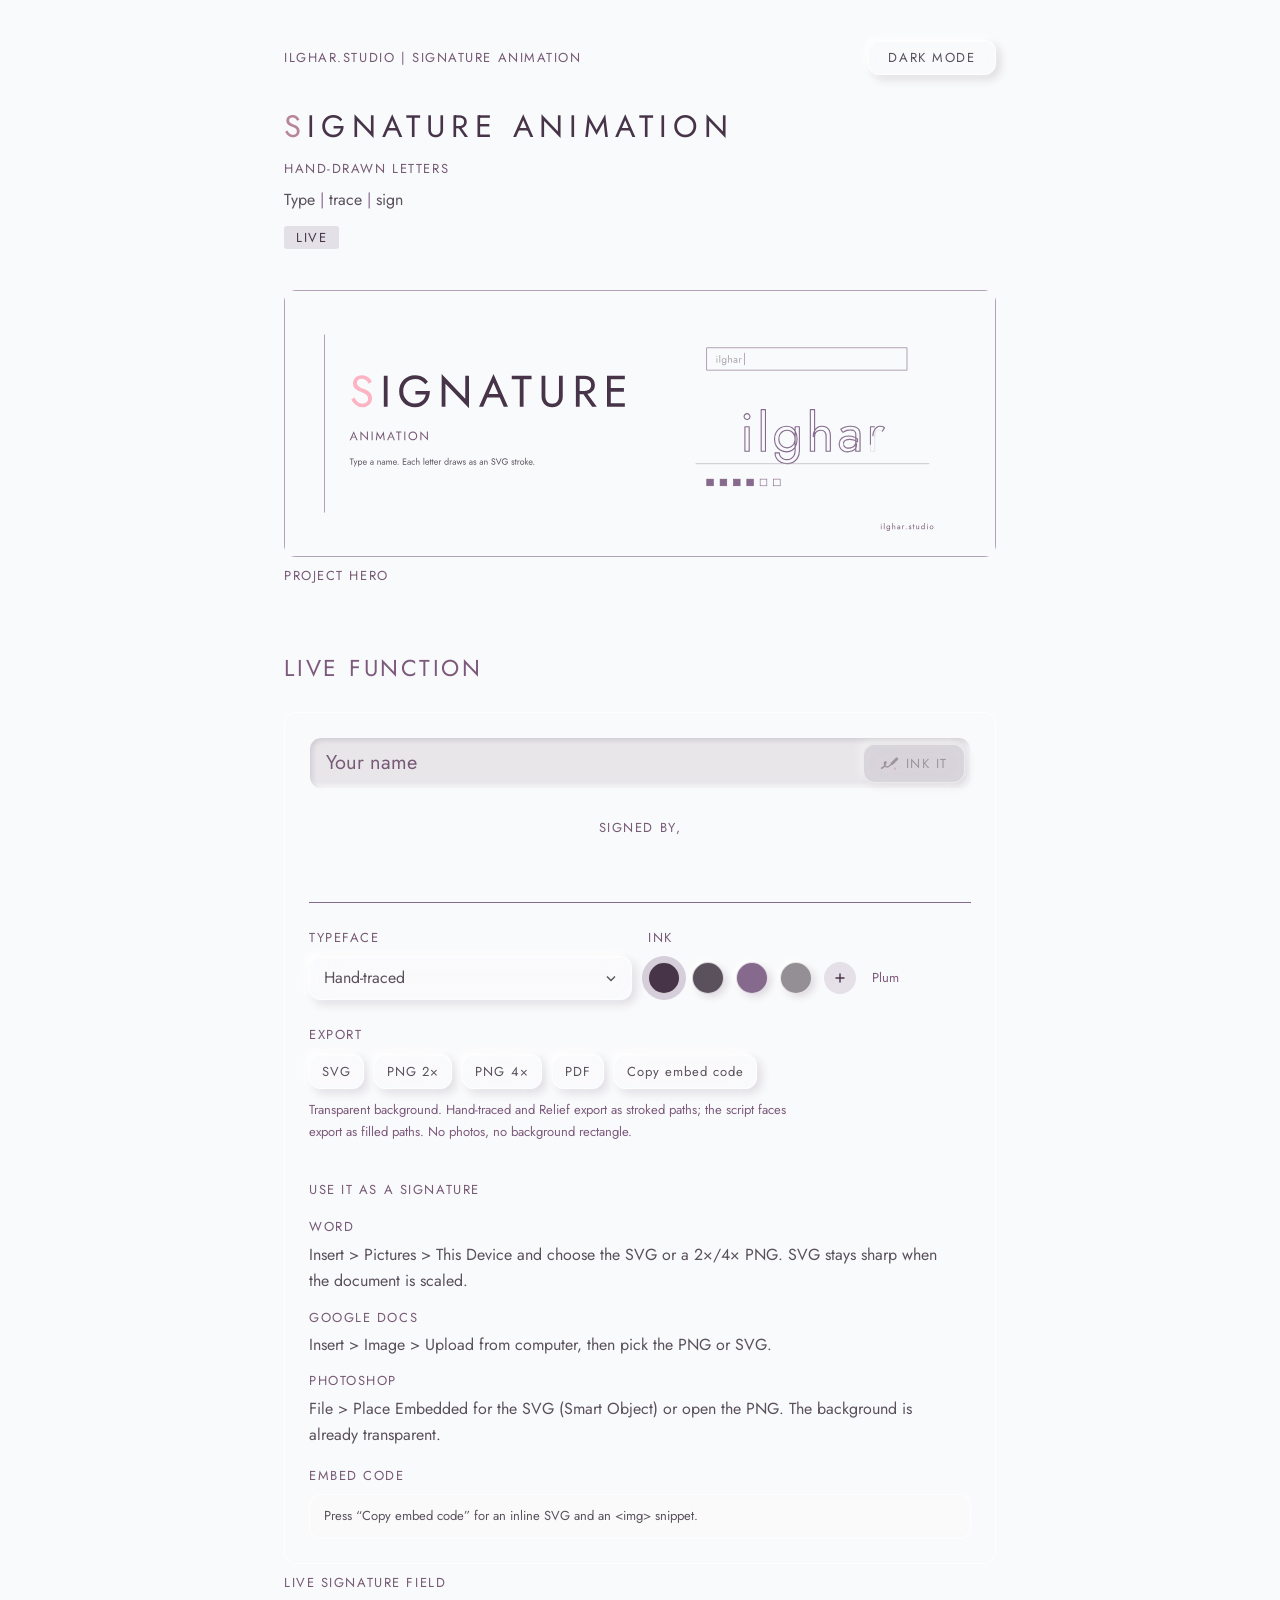
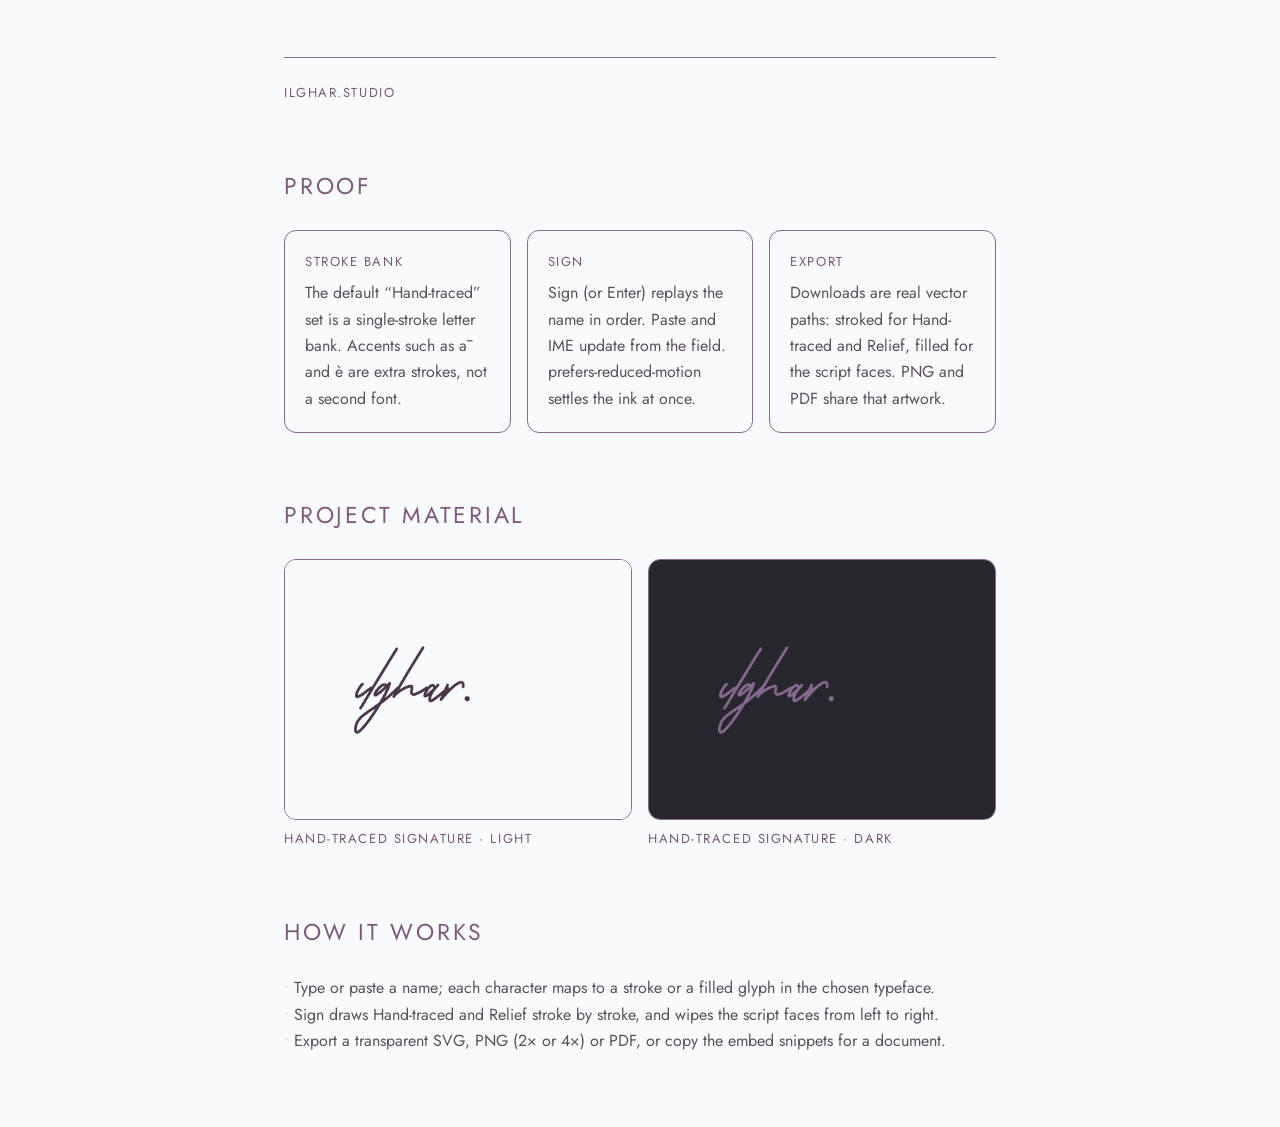
<file: index.html>
<!DOCTYPE html>
<html lang="en">
<head>
<meta charset="UTF-8">
<meta name="viewport" content="width=device-width, initial-scale=1.0">
<meta name="color-scheme" content="light dark">
<title>Signature animation — ilghar.studio</title>
<meta http-equiv="Content-Security-Policy" content="default-src 'self'; style-src 'self' 'unsafe-inline'; script-src 'self' 'unsafe-inline'; img-src 'self' data:; font-src 'self'; connect-src 'self'">
<link rel="stylesheet" href="./tokens.css">
<link rel="stylesheet" href="./pages-shell.css">
<link rel="stylesheet" href="./style.css">
<link rel="stylesheet" href="./glass.css">
</head>
<body>
<div class="field-bg" aria-hidden="true"><i class="b1"></i><i class="b2"></i><i class="b3"></i></div>
<div class="ilg-case"><main>
  <header class="site span12">
    <p class="brand-label">ilghar.studio | signature animation</p>
    <button type="button" class="theme-toggle" id="theme-toggle" aria-pressed="false">Dark mode</button>
  </header>
  <header class="hero span12">
    <h1 class="name"><span class="first">S</span>ignature animation</h1>
    <p class="title">Hand-drawn letters</p>
    <p class="sub"><span>Type</span><span>trace</span><span>sign</span></p>
    <span class="status">Live</span>
  </header>

  <figure class="span12">
    <picture class="hero-art">
      <source media="(prefers-color-scheme: dark)" srcset="hero/hero-dark.svg">
      <img src="hero/hero-light.svg" width="1280" height="480" alt="SIGNATURE / ANIMATION — Type a name. Each letter draws as an SVG stroke.">
    </picture>
    <figcaption>Project hero</figcaption>
  </figure>

  <section class="span12" aria-label="Live function">
    <h2>Live function</h2>
    <figure>
      <div class="glass-frame frame live" id="app-frame">
        <div class="live-pad">
          <div class="modal">
            <div class="field-wrapper">
              <input autocomplete="off" name="hidden" class="field" maxlength="256" placeholder="Your name" type="text" id="First-name" required="" aria-label="Your name">
              <button type="button" class="sign" disabled>
                <svg width="20" height="20" viewBox="0 0 20 20" aria-hidden="true"><path d="M1.6 15.8c2.3-.4 3.7-2.7 4.7-5 .7-1.6.2-2.7-.7-2.2-1.4.8-.9 5.1 1.7 5.8 1.9.5 3.2-.9 4.2-2.3" fill="none" stroke="currentColor" stroke-width="1.5" stroke-linecap="round" stroke-linejoin="round"/><path d="M11.3 12.9l.8-3.3 5.5-5.5a1.15 1.15 0 0 1 1.6 0l.7.7a1.15 1.15 0 0 1 0 1.6l-5.5 5.5z" fill="currentColor"/><circle class="sign-dot" cx="16.6" cy="16.4" r="1.4" fill="currentColor"/></svg>
                Ink it
              </button>
            </div>
            <div class="letter-bank">
      <div class="a up">
        <svg xmlns="http://www.w3.org/2000/svg" fill="none" viewBox="0 0 46 51" height="51" width="46">
          <path d="M14.9987 32.0003C20.8769 23.2406 40.7942 1.02295 44.6176 1.58265C48.4411 2.14235 25.4397 26.0685 19.6688 50.0398C28.2839 11.7157 5.83642 32.6888 1.46688 33.1804C4.63512 27.4831 32.8719 20.946 44.7496 24.6628"></path>
        </svg>
      </div>
      <div class="b up">
        <svg xmlns="http://www.w3.org/2000/svg" fill="none" viewBox="0 0 47 51" height="51" width="47">
          <path d="M25.7369 6.82933C16.1889 19.6519 13.2127 26.1056 8.11585 37.5574C21.5374 6.58445 41.1497 1.82882 45.1601 3.92338C52.3423 8.2922 18.8269 29.8371 17.6306 27.2038C16.4343 24.5705 38.5178 23.6728 37.9785 29.4181C36.1831 44.0806 -7.20643 55.631 2.96733 40.4898C7.27648 33.1286 25.3502 33.1885 27.7453 35.702"></path>
        </svg>
      </div>
      <div class="c up">
        <svg xmlns="http://www.w3.org/2000/svg" fill="none" viewBox="0 0 37 51" height="51" width="37">
          <path d="M35.1522 7.2324C38.1612 -9.90171 5.01684 18.1833 1.44481 44.1581C-0.863382 60.9427 22.8446 32.2692 28.2295 28.4927"></path>
        </svg>
      </div>
      <div class="d up">
        <svg xmlns="http://www.w3.org/2000/svg" fill="none" viewBox="0 0 45 51" height="51" width="45">
          <path d="M26.5606 9.18304C16.6848 26.0062 3.378 46.7523 1.89258 45.5634C-3.1006 40.6888 26.7398 2.16864 41.7793 5.25978C51.1122 6.68653 19.6065 49.6651 9.26293 46.2174C4.62623 44.3152 20.0819 27.7895 31.6737 29.9295"></path>
        </svg>
      </div>
      <div class="e up">
        <svg xmlns="http://www.w3.org/2000/svg" fill="none" viewBox="0 0 46 51" height="51" width="46">
          <path d="M38.6505 10.5127C38.6505 10.5127 50.1156 2.77326 42.1993 4.69163C34.283 6.61 7.29611 24.5362 9.21359 27.9759C11.1311 31.4157 26.8097 26.7853 26.8097 26.7853C12.5763 31.9276 -0.576393 42.3963 1.21022 45.8361C2.99682 49.2758 27.2051 38.229 27.2051 38.229"></path>
        </svg>
      </div>
      <div class="f up">
        <svg xmlns="http://www.w3.org/2000/svg" fill="none" viewBox="0 0 60 51" height="51" width="60">
          <path d="M3.99414 15.4999C18.0539 7.88344 40.9941 2.5 58.4941 4.49991C15.9941 5.5 23.4941 9 1.49414 47.4999C4.49414 33.5 3.99414 25.5 43.9941 22.9999"></path>
        </svg>
      </div>
      <div class="g up">
        <svg xmlns="http://www.w3.org/2000/svg" fill="none" viewBox="0 0 40 51" height="51" width="40">
          <path d="M37.4677 13.6689C40.3847 3.01441 37.7852 1.4925 29.7299 4.91693C7.78844 14.6201 -4.26276 42.3972 4.55267 46.0754C13.3681 49.7537 42.3496 30.9185 34.1686 26.4792C29.0318 23.8791 9.56239 45.1242 14.3821 47.6611"></path>
        </svg>
      </div>
      <div class="h up">
        <svg xmlns="http://www.w3.org/2000/svg" fill="none" viewBox="0 0 54 51" height="51" width="54">
          <path d="M35.957 3.99976C23.1235 22.025 18.442 31.2217 10.457 47.4998C26.957 5.99983 30.457 37.5 52.957 7.5C33.957 29.4998 32.957 37.6924 29.457 38.5C25.957 39.3076 0.957031 32.5 0.957031 29.4998C23.1446 22.8906 34.5662 20.6514 50.957 22.4998"></path>
        </svg>
      </div>
      <div class="i up">
        <svg xmlns="http://www.w3.org/2000/svg" fill="none" viewBox="0 0 49 51" height="51" width="49">
          <path d="M16.7648 9.03851C21.8129 5.77875 25.3024 4.00811 47.421 2.22626C35.7012 1.49995 34.274 -0.0548382 21.4876 22.9726C8.70118 45.9999 13.2012 40 1.2832 48.9828C3.36519 44.9656 17.2012 40.4999 23.7334 42.0158"></path>
        </svg>
      </div>
      <div class="j up">
        <svg xmlns="http://www.w3.org/2000/svg" fill="none" viewBox="0 0 53 51" height="51" width="53">
          <path d="M5.91946 15.5C13.9195 9.49996 30.9194 3.38158 51.4194 4.99996C41.4194 -5.99996 36.9194 7.49985 26.4195 22C15.9195 36.5001 11.9204 40.4999 5.92029 45C-5.57979 53.6248 6.91943 32.5002 18.9197 21.0001C30.9199 9.5 15.9195 31.5 15.9195 31.5"></path>
        </svg>
      </div>
      <div class="k up">
        <svg xmlns="http://www.w3.org/2000/svg" fill="none" viewBox="0 0 59 51" height="51" width="59">
          <path d="M30.6585 5.69873C20.8873 19.471 15.4101 28.7219 5.65848 46.1987C22.4604 13.4133 39.6585 11.6987 53.1585 9.69873C64.6585 8.19873 51.1585 20.1987 51.1585 20.1987C80.6585 -7.30127 -1.22332 24.1987 1.15848 37.6987C2.39349 44.6987 37.1585 35.6987 37.1585 35.6987"></path>
        </svg>
      </div>
      <div class="l up">
        <svg xmlns="http://www.w3.org/2000/svg" fill="none" viewBox="0 0 30 51" height="51" width="30">
          <path d="M28.5059 3.6123C19.5058 9.1123 -1.12359 39.6123 1.00666 46.6123C2.22398 50.6123 28.5059 38.6123 28.5059 38.6123"></path>
        </svg>
      </div>
      <div class="m up">
        <svg xmlns="http://www.w3.org/2000/svg" fill="none" viewBox="0 0 49 51" height="51" width="49">
          <path d="M1.48242 48.3176C8.1298 31.8088 14.4004 21.838 29.9824 2.81763C29.9824 2.81763 10.9824 34.8176 17.4824 37.8176C22.4824 40.1253 47.4824 9.31763 47.4824 9.31763C34.5795 28.6674 30.1369 37.0839 29.4824 45.8176"></path>
        </svg>
      </div>
      <div class="n up">
        <svg xmlns="http://www.w3.org/2000/svg" fill="none" viewBox="0 0 45 51" height="51" width="45">
          <path d="M1.73633 45.7104C2.46255 39.6904 11.2363 23.2104 19.7363 14.2104C17.7363 36.7104 21.3778 43.3814 24.7363 43.2104C28.0949 43.0395 33.0666 31.1917 43.2363 5.21045"></path>
        </svg>
      </div>
      <div class="o up">
        <svg xmlns="http://www.w3.org/2000/svg" fill="none" viewBox="0 0 34 51" height="51" width="34">
          <path d="M19.2264 13.6837C12.2264 15.1837 -0.773614 43.6837 6.72639 46.1837C14.2264 48.6837 43.2258 13.6837 28.7272 5.68376C13.2266 -2.86957 -2.2744 33.1838 2.22656 40.6838C6.72753 48.1839 20.7264 29.6837 20.7264 29.6837"></path>
        </svg>
      </div>
      <div class="p up">
        <svg xmlns="http://www.w3.org/2000/svg" fill="none" viewBox="0 0 52 51" height="51" width="52">
          <path d="M6.17969 47.4213C13.346 34.4334 17.26 27.7753 26.1804 13.4212C15.6807 22.9212 7.17969 26.4211 1.17969 30.4214C15.1797 10.4213 55.1797 -3.07861 50.1799 7.42125C45.1801 17.9211 24.6017 34.3749 19.6797 37.4214C7.56237 44.9214 28.6797 21.4214 35.1797 24.9213"></path>
        </svg>
      </div>
      <div class="q up">
        <svg xmlns="http://www.w3.org/2000/svg" fill="none" viewBox="0 0 41 51" height="51" width="41">
          <path d="M33.1765 13.6025C25.1765 0.102458 -5.32345 39.1026 10.1765 43.6025C21.6765 46.6025 45.4375 13.6025 39.1765 4.60246C31.1766 -6.89746 -5.82409 18.6025 3.17655 31.6024C10.7926 42.6025 22.1589 20.9042 26.1758 27.6025C27.6751 30.1026 27.1751 49.6026 38.6758 44.6025"></path>
        </svg>
      </div>
      <div class="r up">
        <svg xmlns="http://www.w3.org/2000/svg" fill="none" viewBox="0 0 58 51" height="51" width="58">
          <path d="M12.0195 45.3685C19.1859 32.3806 23.0999 25.7226 32.0203 11.3685C21.5205 20.8685 5.01953 34.2139 1.01953 30.7139C6.01953 17.2138 71.5195 -7.28639 53.5188 13.7136C43.6613 25.2136 12.0195 41.7136 14.0195 38.2136C37.0871 17.3054 32.9838 44.188 46.7608 39.6997"></path>
        </svg>
      </div>
      <div class="s up">
        <svg xmlns="http://www.w3.org/2000/svg" fill="none" viewBox="0 0 46 51" height="51" width="46">
          <path d="M44.435 9.39728C49.435 -5.10286 -4.56457 25.3972 1.43476 32.8973C6.23411 38.8972 25.0605 38.3972 24.4355 40.8972C23.8105 43.3972 10.9355 44.8972 7.93479 42.8973"></path>
        </svg>
      </div>
      <div class="t up">
        <svg xmlns="http://www.w3.org/2000/svg" fill="none" viewBox="0 0 62 51" height="51" width="62">
          <path d="M1.31836 20.8976C6.45115 13.0499 39.3184 2.39746 60.3184 4.8976C33.3184 4.8976 36.3184 8.89746 14.3184 46.8976"></path>
        </svg>
      </div>
      <div class="u up">
        <svg xmlns="http://www.w3.org/2000/svg" fill="none" viewBox="0 0 44 51" height="51" width="44">
          <path d="M15.1867 11.5769C8.1875 11.5769 -2.81417 40.0769 3.68673 41.0769C10.1876 42.0769 42.6867 5.0769 42.6867 5.0769C42.6867 5.0769 17.1875 43.5769 23.6867 46.5769"></path>
        </svg>
      </div>
      <div class="v up">
        <svg xmlns="http://www.w3.org/2000/svg" fill="none" viewBox="0 0 41 51" height="51" width="41">
          <path d="M17.7137 11.0771C1.95501 41.7408 0.214021 47.5771 2.71479 48.0771C5.21556 48.5771 21.7148 24.0771 39.2137 3.07715"></path>
        </svg>
      </div>
      <div class="w up">
        <svg xmlns="http://www.w3.org/2000/svg" fill="none" viewBox="0 0 57 51" height="51" width="57">
          <path d="M24.8836 9.06641C19.8837 9.06641 -2.11633 44.0664 1.88364 44.5664C5.88362 45.0664 29.8828 9.06641 32.3836 10.0664C32.3836 12.5664 26.8828 38.0664 33.3836 40.0664C39.8845 42.0664 55.8836 7.06641 55.8836 7.06641"></path>
        </svg>
      </div>
      <div class="x up">
        <svg xmlns="http://www.w3.org/2000/svg" fill="none" viewBox="0 0 41 51" height="51" width="41">
          <path d="M39.293 8.5227C23.1329 20.8029 15.0268 30.1783 0.792969 47.5227C20.8836 24.5227 13.5352 35.0227 14.293 2.02271C13.7765 24.514 15.5889 33.6064 19.293 49.0227"></path>
        </svg>
      </div>
      <div class="y up">
        <svg xmlns="http://www.w3.org/2000/svg" fill="none" viewBox="0 0 35 51" height="51" width="35">
          <path d="M16.8032 1.3594C12.7184 0.602171 -1.69718 28.9308 2.30381 28.3593C6.30481 27.7879 33.8032 2.8594 33.8032 2.8594C14.0741 30.0733 5.30273 48.8594 8.80324 49.8594C12.3037 50.8594 30.3027 19.8594 6.80324 39.8594"></path>
        </svg>
      </div>
      <div class="z up">
        <svg xmlns="http://www.w3.org/2000/svg" fill="none" viewBox="0 0 55 51" height="51" width="55">
          <path d="M18.4364 13.4383C15.9364 8.93822 51.9364 -1.5618 53.9364 4.43828C55.9364 10.4384 13.9362 25.9382 1.93593 44.4382C-5.52379 55.9382 31.4361 37.9382 38.9364 36.9383"></path>
        </svg>
      </div>
      <div class="a lo">
        <svg xmlns="http://www.w3.org/2000/svg" fill="none" viewBox="0 0 13 51" height="51" width="13">
          <path d="M5.99958 25C5.73591 21.1582 1.99899 25.5 1.49941 28C1.00013 30.5 7.65454 23.3545 7.65454 23.3545C3.5802 27.3691 3.29278 30.5313 4.09638 30.7478C5.08629 31.0263 12.2012 24.7466 12.2012 24.7466"></path>
        </svg>
      </div>
      <div class="b lo">
        <svg xmlns="http://www.w3.org/2000/svg" fill="none" viewBox="0 0 17 51" height="51" width="17">
          <path d="M15.9206 5.40527L2.07203 28.8782C1.02375 28.8035 6.74541 22.7468 8.7643 23.9805C10.5595 25.4012 1.88642 33.589 1.17541 32.0187C0.464395 30.4485 9.73655 25.9621 13.9253 24.7283"></path>
        </svg>
      </div>
      <div class="c lo">
        <svg xmlns="http://www.w3.org/2000/svg" fill="none" viewBox="0 0 11 51" height="51" width="11">
          <path d="M5.63386 24.0707C5.12282 21.6404 0.607995 27.2758 1.82723 28.005C3.15925 28.5935 9.75939 24.6736 9.75939 24.6736"></path>
        </svg>
      </div>
      <div class="d lo">
        <svg xmlns="http://www.w3.org/2000/svg" fill="none" viewBox="0 0 20 51" height="51" width="20">
          <path d="M6.08732 26.1229C8.23611 18.5681 -0.331592 27.5316 1.908 28.6301C7.01852 28.6767 10.2741 20.6086 19.1923 6.23315C9.56633 22.4841 2.35848 34.2032 2.35848 34.2032"></path>
        </svg>
      </div>
      <div class="e lo">
        <svg xmlns="http://www.w3.org/2000/svg" fill="none" viewBox="0 0 11 51" height="51" width="11">
          <path d="M3.07713 25.3392C3.03314 27.7282 6.78706 24.9554 6.03999 23.505C4.44172 21.2653 -0.294204 28.3892 2.71291 28.2186C5.35941 27.9626 10.2422 24.7207 10.2422 24.7207"></path>
        </svg>
      </div>
      <div class="f lo">
        <svg xmlns="http://www.w3.org/2000/svg" fill="none" viewBox="0 0 19 51" height="51" width="19">
          <path d="M17.7207 13.1365C8.45405 23.5754 -1.22714 43.6967 2.45623 40.1666C6.13959 36.6365 12.1704 24.6314 8.13529 26.9287C6.46836 27.8777 12.1416 27.8273 15.3106 24.7416"></path>
        </svg>
      </div>
      <div class="g lo">
        <svg xmlns="http://www.w3.org/2000/svg" fill="none" viewBox="0 0 23 51" height="51" width="23">
          <path d="M15.8299 24.1058C14.7224 20.2293 8.05794 29.529 11.1896 27.8486C13.4811 26.531 17.2991 22.5381 17.2991 22.5381C15.8865 28.7238 1.15713 50.9628 1.47176 43.8335C1.59134 36.4678 10.0592 36.074 20.9856 24.7167"></path>
        </svg>
      </div>
      <div class="h lo">
        <svg xmlns="http://www.w3.org/2000/svg" fill="none" viewBox="0 0 18 51" height="51" width="18">
          <path d="M14.75 6.08472C8.75724 15.6124 5.74081 20.6113 1.16797 28.7222C2.27051 26.7174 7.40879 23.7648 9.19185 23.8223C10.4381 23.8798 8.46919 26.815 9.75037 27.5733C11.2054 28.4346 16.3726 24.6677 16.3726 24.6677"></path>
        </svg>
      </div>
      <div class="i lo">
        <svg xmlns="http://www.w3.org/2000/svg" fill="none" viewBox="0 0 9 51" height="51" width="9">
          <path d="M3.7548 22.9229C2.60207 23.529 -0.752212 29.5295 1.61166 28.7618C3.97553 27.994 5.61205 25.8726 7.67374 24.721"></path>
        </svg>
      </div>
      <div class="j lo">
        <svg xmlns="http://www.w3.org/2000/svg" fill="none" viewBox="0 0 23 51" height="51" width="23">
          <path d="M18.24 23.0059C16.0413 28.6829 1.71142 51.8946 1.71177 43.8826C1.62097 38.7092 9.17395 37.2442 21.5819 24.5625"></path>
        </svg>
      </div>
      <div class="k lo">
        <svg xmlns="http://www.w3.org/2000/svg" fill="none" viewBox="0 0 17 51" height="51" width="17">
          <path d="M15.7207 6.04492C9.81615 15.6875 6.702 20.8513 1.7832 29.2278C6.71346 22.5005 7.97044 24.3967 8.53371 25.0963C6.93134 22.6684 3.19642 26.693 4.13275 27.9568C5.06907 29.2205 9.96155 26.6057 13.3705 24.8444"></path>
        </svg>
      </div>
      <div class="l lo">
        <svg xmlns="http://www.w3.org/2000/svg" fill="none" viewBox="0 0 19 51" height="51" width="19">
          <path d="M0.800781,34.0845C7.00167,23.7712 10.562,17.889 17.543,6.64502"></path>
        </svg>
      </div>
      <div class="m lo">
        <svg xmlns="http://www.w3.org/2000/svg" fill="none" viewBox="0 0 19 51" height="51" width="19">
          <path d="M4.23047 23.5026L0.871094 29.4474C3.50472 25.5411 6.75255 22.8947 9.44272 21.6504C7.06863 25.4683 5.83806 27.9029 6.63039 28.2444C7.09897 28.3943 7.92245 27.8359 12.5443 24.6228C11.5082 26.1726 11.4655 26.753 11.9412 27.2936C12.31 27.6478 13.3286 27.1883 17.2828 24.5797"></path>
        </svg>
      </div>
      <div class="n lo">
        <svg xmlns="http://www.w3.org/2000/svg" fill="none" viewBox="0 0 15 51" height="51" width="15">
          <path d="M4.42188 23.1724L1.16211 28.4658C3.87099 25.9122 7.65167 23.2024 8.42922 23.7108C8.87781 23.9799 6.69468 26.9705 7.8311 27.4191C8.96753 27.8677 11.8983 25.565 14.0814 24.7575"></path>
        </svg>
      </div>
      <div class="o lo">
        <svg xmlns="http://www.w3.org/2000/svg" fill="none" viewBox="0 0 7 51" height="51" width="7">
          <path d="M3.30217 23.604C2.72482 23.9566 0.574341 28.3484 1.66563 28.4119C2.75692 28.4755 7.24524 21.8731 4.4886 23.027C3.29045 23.5286 2.14727 24.4054 2.14727 24.4054"></path>
        </svg>
      </div>
      <div class="p lo">
        <svg xmlns="http://www.w3.org/2000/svg" fill="none" viewBox="0 0 20 51" height="51" width="20">
          <path d="M15.0664 22.3301C8.76943 32.3849 6.19117 36.8558 1.41211 45.0713C13.0127 25.9291 12.9105 23.9189 16.1863 22.9881C24.4611 20.4162 13.3535 31.3002 12.6334 25.7561"></path>
        </svg>
      </div>
      <div class="q lo">
        <svg xmlns="http://www.w3.org/2000/svg" fill="none" viewBox="0 0 16 51" height="51" width="16">
          <path d="M13.2541 23.388C11.6304 20.8016 7.32619 26.9844 7.06533 28.6014C6.90881 29.619 14.3173 22.4192 14.3173 22.4192C10.93 28.6504 4.52861 38.6885 1.19336 45.3776C5.16165 38.8933 7.66029 36.0655 13.9238 36.1798"></path>
        </svg>
      </div>
      <div class="r lo">
        <svg xmlns="http://www.w3.org/2000/svg" fill="none" viewBox="0 0 13 51" height="51" width="13">
          <path d="M4.04688 23.3381L1.02539 30.1005C7.1047 22.5828 11.8527 19.8132 11.2412 24.1654"></path>
        </svg>
      </div>
      <div class="s lo">
        <svg xmlns="http://www.w3.org/2000/svg" fill="none" viewBox="0 0 14 51" height="51" width="14">
          <path d="M8.95035 23.3347C8.289 21.833 5.66489 23.7794 5.71956 28.8314C5.77422 33.8834 1.12107 35.424 0.98514 33.3617C0.883641 31.4008 3.52325 32.4975 12.6583 24.7513"></path>
        </svg>
      </div>
      <div class="t lo">
        <svg xmlns="http://www.w3.org/2000/svg" fill="none" viewBox="0 0 24 51" height="51" width="24">
          <path d="M0.966797 16.3342C6.66806 14.1572 15.5438 14.1786 22.957 15.9795C12.1532 14.4252 15.852 9.92493 18.1685 5.96021C9.87226 17.3225 -0.709346 36.7351 1.78362 36.9101C3.40185 37.0413 9.39371 29.0376 13.8793 24.8435"></path>
        </svg>
      </div>
      <div class="u lo">
        <svg xmlns="http://www.w3.org/2000/svg" fill="none" viewBox="0 0 13 51" height="51" width="13">
          <path d="M4.02467 23.277C3.02512 22.8065 0.89338 26.614 1.20215 28.0439C1.51091 29.4737 7.5177 23.0864 7.5177 23.0864C7.5177 23.0864 4.71947 27.0005 5.80301 28.3576C6.96087 28.8941 10.5935 24.8364 11.7727 24.2932"></path>
        </svg>
      </div>
      <div class="v lo">
        <svg xmlns="http://www.w3.org/2000/svg" fill="none" viewBox="0 0 9 51" height="51" width="9">
          <path d="M3.3522 23.8316C1.86784 24.4052 0.653752 28.489 0.990061 28.894C1.93472 29.1302 3.78484 26.7863 7.70664 21.334"></path>
        </svg>
      </div>
      <div class="w lo">
        <svg xmlns="http://www.w3.org/2000/svg" fill="none" viewBox="0 0 12 51" height="51" width="12">
          <path d="M4.44922 23.4512C2.98177 24.6314 2.45348 25.9122 1.51172 28.1755C2.13496 28.0666 3.11068 27.0596 5.82622 24.4928C5.82622 24.4928 5.56819 27.1648 6.38421 27.4688C8.28137 28.1756 10.8109 23.4513 10.8109 23.4513"></path>
        </svg>
      </div>
      <div class="x lo">
        <svg xmlns="http://www.w3.org/2000/svg" fill="none" viewBox="0 0 10 51" height="51" width="10">
          <path d="M0.835938 28.9592C3.16429 26.7004 4.72124 25.4641 8.51758 23.3816C4.59281 26.4933 3.0991 27.1789 3.76827 23.2859C3.43652 25.6778 3.28964 27.0239 3.54516 29.5011"></path>
        </svg>
      </div>
      <div class="y lo">
        <svg xmlns="http://www.w3.org/2000/svg" fill="none" viewBox="0 0 21 51" height="51" width="21">
          <path d="M12.7596 23.2466C11.7764 22.8447 9.49733 28.5405 10.2142 28.4672C10.931 28.3939 16.2577 23.541 16.1552 24.1849C16.7988 27.8118 2.76345 49.8665 1.16523 44.1016C0.00381581 39.4883 5.35733 40.4355 20.0861 24.6317"></path>
        </svg>
      </div>
      <div class="z lo">
        <svg xmlns="http://www.w3.org/2000/svg" fill="none" viewBox="0 0 24 51" height="51" width="24">
          <path d="M13.3307 24.7886C15.2097 23.6362 19.139 21.8648 17.6386 23.8652C16.1382 25.8657 10.3676 30.2901 10.2522 32.2137C17.4465 33.5602 3.98082 48.6028 1.78771 44.6787C-0.0557117 41.3803 7.25054 41.1392 22.4092 24.7886"></path>
        </svg>
      </div>
    </div>

            <div class="signature">
              <div class="signed-by">Signed by,</div>
              <div class="sig-preview mode-stroke" id="sig-preview">
                <div class="signature-main mode-stroke" aria-label="Signature preview"></div>
              </div>
            </div>
            <div class="ctl-grid">
              <div class="picker">
                <span class="label" id="tf-label">Typeface</span>
                <button type="button" class="select" id="font-select" aria-haspopup="listbox" aria-expanded="false" aria-labelledby="tf-label" aria-controls="font-list">
                  <span data-font-label>Hand-traced</span>
                  <svg class="chev" viewBox="0 0 12 12" aria-hidden="true"><path d="M2 4.5l4 4 4-4"/></svg>
                </button>
                <ul class="listbox" role="listbox" id="font-list" aria-labelledby="tf-label">
                  <li role="none" class="wide"><button type="button" role="option" class="opt" data-font="hand-traced" aria-selected="true"><span class="fname"><span>Hand-traced</span></span><span class="prev sig-preview mode-stroke"></span></button></li>
                  <li role="none" class="wide"><button type="button" role="option" class="opt" data-font="relief" aria-selected="false"><span class="fname"><span>Relief SingleLine</span></span><span class="prev sig-preview mode-stroke"></span></button></li>
                  <li role="none"><button type="button" role="option" class="opt" data-font="allura" aria-selected="false"><span class="fname"><span>Allura</span></span><span class="prev sig-preview mode-fill"></span></button></li>
                  <li role="none"><button type="button" role="option" class="opt" data-font="great-vibes" aria-selected="false"><span class="fname"><span>Great Vibes</span></span><span class="prev sig-preview mode-fill"></span></button></li>
                  <li role="none"><button type="button" role="option" class="opt" data-font="dancing-script" aria-selected="false"><span class="fname"><span>Dancing Script</span></span><span class="prev sig-preview mode-fill"></span></button></li>
                  <li role="none"><button type="button" role="option" class="opt" data-font="caveat" aria-selected="false"><span class="fname"><span>Caveat</span></span><span class="prev sig-preview mode-fill"></span></button></li>
                </ul>
              </div>
              <div>
                <span class="label">Ink</span>
                <div class="swatches" role="radiogroup" aria-label="Ink">
                  <button type="button" class="sw" data-ink="plum" style="background:var(--plum)" aria-pressed="true" aria-label="Plum"></button>
                  <button type="button" class="sw" data-ink="ink" style="background:var(--ink)" aria-pressed="false" aria-label="Ink"></button>
                  <button type="button" class="sw" data-ink="mauve" style="background:var(--mauve-em)" aria-pressed="false" aria-label="Mauve"></button>
                  <button type="button" class="sw" data-ink="grey" style="background:var(--grey)" aria-pressed="false" aria-label="Grey"></button>
                  <button type="button" class="sw custom" data-ink="custom" aria-pressed="false" aria-label="Custom colour">
                    <svg viewBox="0 0 12 12" aria-hidden="true"><path d="M6 1.5v9M1.5 6h9"/></svg>
                  </button>
                  <input type="color" id="ink-custom" class="ink-custom" value="#473448" tabindex="-1" aria-label="Custom ink colour">
                  <span class="sw-name" id="inkname">Plum</span>
                </div>
              </div>
            </div>
            <div class="export">
              <span class="label">Export</span>
              <div class="row">
                <button type="button" id="export-svg">SVG</button>
                <button type="button" id="export-png2">PNG 2×</button>
                <button type="button" id="export-png4">PNG 4×</button>
                <button type="button" id="export-pdf">PDF</button>
                <button type="button" id="export-embed">Copy embed code</button>
              </div>
              <p class="note">Transparent background. Hand-traced and Relief export as stroked paths; the script faces export as filled paths. No photos, no background rectangle.</p>
              <p class="status-msg" id="export-status" role="status"></p>
              <div class="howto">
                <p class="label">Use it as a signature</p>
                <dl class="howto">
                  <dt>Word</dt>
                  <dd>Insert &gt; Pictures &gt; This Device and choose the SVG or a 2×/4× PNG. SVG stays sharp when the document is scaled.</dd>
                  <dt>Google Docs</dt>
                  <dd>Insert &gt; Image &gt; Upload from computer, then pick the PNG or SVG.</dd>
                  <dt>Photoshop</dt>
                  <dd>File &gt; Place Embedded for the SVG (Smart Object) or open the PNG. The background is already transparent.</dd>
                </dl>
              </div>
              <div class="embed-block">
                <span class="label">Embed code</span>
                <pre id="embed-code">Press “Copy embed code” for an inline SVG and an &lt;img&gt; snippet.</pre>
              </div>
            </div>
          </div>
        </div>
      </div>
      <figcaption>Live signature field</figcaption>
    </figure>
  </section>

  <footer class="span12">ilghar.studio</footer>

  <section class="span12" aria-label="Proof">
    <h2>Proof</h2>
    <div class="grid-444">
      <div class="card"><h3>Stroke bank</h3><p>The default “Hand-traced” set is a single-stroke letter bank. Accents such as ā and è are extra strokes, not a second font.</p></div>
      <div class="card"><h3>Sign</h3><p>Sign (or Enter) replays the name in order. Paste and IME update from the field. prefers-reduced-motion settles the ink at once.</p></div>
      <div class="card"><h3>Export</h3><p>Downloads are real vector paths: stroked for Hand-traced and Relief, filled for the script faces. PNG and PDF share that artwork.</p></div>
    </div>
  </section>
  <section class="span12" aria-label="Project material">
    <h2>Project material</h2>
    <div class="grid-66">
      <!-- Each example keeps its own theme when the page theme changes. -->
      <figure>
        <div class="frame r43">
          <picture data-light-src="hero/siganim-motion-light.png">
            <source media="(prefers-reduced-motion: no-preference)" srcset="hero/siganim-motion-light.gif">
            <source media="(prefers-color-scheme: dark)" srcset="hero/siganim-motion-light.png">
            <img src="hero/siganim-motion-light.png" width="960" height="720" alt="The app draws ilghar.studio stroke by stroke in plum ink on the light canvas.">
          </picture>
        </div>
        <figcaption>Hand-traced signature · light</figcaption>
      </figure>
      <figure>
        <div class="frame r43">
          <picture data-light-src="hero/siganim-motion-dark.png">
            <source media="(prefers-reduced-motion: no-preference)" srcset="hero/siganim-motion-dark.gif">
            <source media="(prefers-color-scheme: dark)" srcset="hero/siganim-motion-dark.png">
            <img src="hero/siganim-motion-dark.png" width="960" height="720" alt="The app draws ilghar.studio stroke by stroke in mauve ink on the dark canvas.">
          </picture>
        </div>
        <figcaption>Hand-traced signature · dark</figcaption>
      </figure>
    </div>
  </section>
  <section class="span12" aria-label="How it works">
    <h2>How it works</h2>
    <ul class="dots">
      <li>Type or paste a name; each character maps to a stroke or a filled glyph in the chosen typeface.</li>
      <li>Sign draws Hand-traced and Relief stroke by stroke, and wipes the script faces from left to right.</li>
      <li>Export a transparent SVG, PNG (2× or 4×) or PDF, or copy the embed snippets for a document.</li>
    </ul>
  </section>

</main></div>
<script src="./script.js"></script>
</body>
</html>
</file>
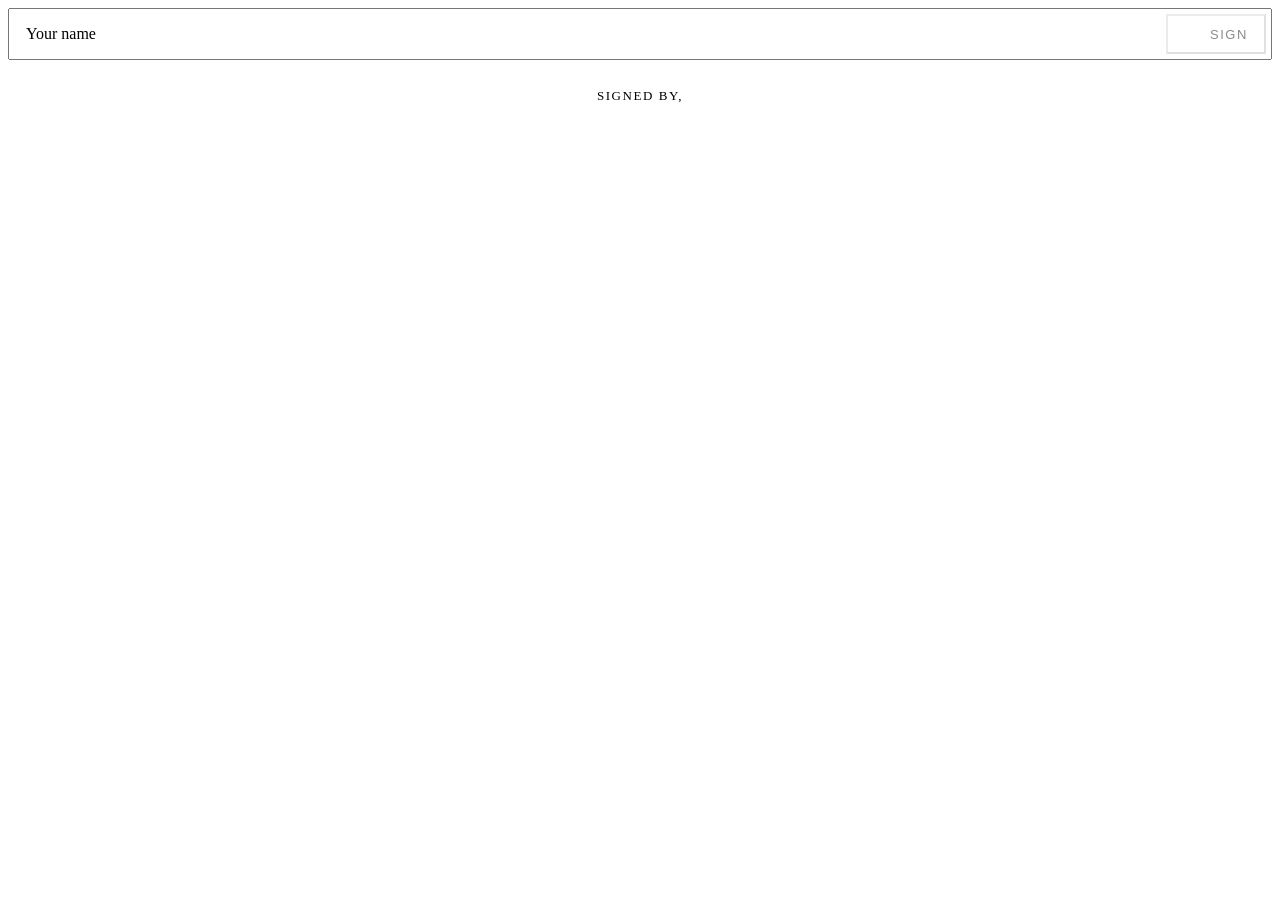
<file: dist-index.html>
<!DOCTYPE html>
<html lang="en">

  <head>
    <meta charset="UTF-8">
    <title>Signature animation</title>
    <link rel="preconnect" href="https://fonts.googleapis.com">
<link rel="preconnect" href="https://fonts.gstatic.com" crossorigin>
<link href="https://fonts.googleapis.com/css2?family=Instrument+Sans:ital,wght@0,400..700;1,400..700&family=JetBrains+Mono:ital,wght@0,100..800;1,100..800&display=swap" rel="stylesheet"><link rel="stylesheet" href="./style.css">

  </head>
    
  <body>
  <div class="modal">
  <div class="field-wrapper">
    <input autocomplete="off" name="hidden" class="field" maxlength="256" placeholder="Your name" type="text" id="First-name" required="">
    <button class="sign">
      <svg width="12" viewBox="0 0 16 16" fill="none" xmlns="http://www.w3.org/2000/svg">
        <path d="M7.72421 4.666H5.13421C4.86052 4.66592 4.59342 4.75007 4.3692 4.90703C4.14498 5.06398 3.97449 5.28614 3.88088 5.54333L1.37421 12.438C1.28555 12.6813 1.34621 12.954 1.52888 13.1373L1.72421 13.3327L6.00555 9.05133C6.00488 9.034 6.00022 9.01667 6.00022 8.99933C6.00022 8.80155 6.05886 8.60821 6.16875 8.44376C6.27863 8.27932 6.43481 8.15114 6.61753 8.07546C6.80026 7.99977 7.00132 7.97996 7.19531 8.01855C7.38929 8.05713 7.56747 8.15238 7.70732 8.29223C7.84717 8.43208 7.94241 8.61026 7.981 8.80424C8.01959 8.99823 7.99978 9.19929 7.92409 9.38202C7.84841 9.56474 7.72023 9.72092 7.55579 9.8308C7.39134 9.94069 7.198 9.99933 7.00022 9.99933C6.98288 9.99933 6.96555 9.99467 6.94822 9.994L2.66688 14.2753L2.86221 14.4707C2.95185 14.5605 3.06534 14.6228 3.18927 14.6503C3.31319 14.6777 3.44238 14.669 3.56155 14.6253L10.4562 12.118C10.7134 12.0244 10.9356 11.8539 11.0925 11.6297C11.2495 11.4055 11.3336 11.1384 11.3335 10.8647V8.27467L12.6662 6.94267L9.05688 3.33333L7.72421 4.666ZM13.2929 6.04067L9.95955 2.70733L11.3729 1.29333L14.7062 4.62667L13.2929 6.04067Z" fill="white"/>
      </svg>
      Sign
    </button>
  </div>

  <div class="signature">
    <div class="letter-bank">
      <div class="a up">
        <svg xmlns="http://www.w3.org/2000/svg" fill="none" viewBox="0 0 46 51" height="51" width="46">
          <path d="M14.9987 32.0003C20.8769 23.2406 40.7942 1.02295 44.6176 1.58265C48.4411 2.14235 25.4397 26.0685 19.6688 50.0398C28.2839 11.7157 5.83642 32.6888 1.46688 33.1804C4.63512 27.4831 32.8719 20.946 44.7496 24.6628"></path>
        </svg>
      </div>
      <div class="b up">
        <svg xmlns="http://www.w3.org/2000/svg" fill="none" viewBox="0 0 47 51" height="51" width="47">
          <path d="M25.7369 6.82933C16.1889 19.6519 13.2127 26.1056 8.11585 37.5574C21.5374 6.58445 41.1497 1.82882 45.1601 3.92338C52.3423 8.2922 18.8269 29.8371 17.6306 27.2038C16.4343 24.5705 38.5178 23.6728 37.9785 29.4181C36.1831 44.0806 -7.20643 55.631 2.96733 40.4898C7.27648 33.1286 25.3502 33.1885 27.7453 35.702"></path>
        </svg>
      </div>
      <div class="c up">
        <svg xmlns="http://www.w3.org/2000/svg" fill="none" viewBox="0 0 37 51" height="51" width="37">
          <path d="M35.1522 7.2324C38.1612 -9.90171 5.01684 18.1833 1.44481 44.1581C-0.863382 60.9427 22.8446 32.2692 28.2295 28.4927"></path>
        </svg>
      </div>
      <div class="d up">
        <svg xmlns="http://www.w3.org/2000/svg" fill="none" viewBox="0 0 45 51" height="51" width="45">
          <path d="M26.5606 9.18304C16.6848 26.0062 3.378 46.7523 1.89258 45.5634C-3.1006 40.6888 26.7398 2.16864 41.7793 5.25978C51.1122 6.68653 19.6065 49.6651 9.26293 46.2174C4.62623 44.3152 20.0819 27.7895 31.6737 29.9295"></path>
        </svg>
      </div>
      <div class="e up">
        <svg xmlns="http://www.w3.org/2000/svg" fill="none" viewBox="0 0 46 51" height="51" width="46">
          <path d="M38.6505 10.5127C38.6505 10.5127 50.1156 2.77326 42.1993 4.69163C34.283 6.61 7.29611 24.5362 9.21359 27.9759C11.1311 31.4157 26.8097 26.7853 26.8097 26.7853C12.5763 31.9276 -0.576393 42.3963 1.21022 45.8361C2.99682 49.2758 27.2051 38.229 27.2051 38.229"></path>
        </svg>
      </div>
      <div class="f up">
        <svg xmlns="http://www.w3.org/2000/svg" fill="none" viewBox="0 0 60 51" height="51" width="60">
          <path d="M3.99414 15.4999C18.0539 7.88344 40.9941 2.5 58.4941 4.49991C15.9941 5.5 23.4941 9 1.49414 47.4999C4.49414 33.5 3.99414 25.5 43.9941 22.9999"></path>
        </svg>
      </div>
      <div class="g up">
        <svg xmlns="http://www.w3.org/2000/svg" fill="none" viewBox="0 0 40 51" height="51" width="40">
          <path d="M37.4677 13.6689C40.3847 3.01441 37.7852 1.4925 29.7299 4.91693C7.78844 14.6201 -4.26276 42.3972 4.55267 46.0754C13.3681 49.7537 42.3496 30.9185 34.1686 26.4792C29.0318 23.8791 9.56239 45.1242 14.3821 47.6611"></path>
        </svg>
      </div>
      <div class="h up">
        <svg xmlns="http://www.w3.org/2000/svg" fill="none" viewBox="0 0 54 51" height="51" width="54">
          <path d="M35.957 3.99976C23.1235 22.025 18.442 31.2217 10.457 47.4998C26.957 5.99983 30.457 37.5 52.957 7.5C33.957 29.4998 32.957 37.6924 29.457 38.5C25.957 39.3076 0.957031 32.5 0.957031 29.4998C23.1446 22.8906 34.5662 20.6514 50.957 22.4998"></path>
        </svg>
      </div>
      <div class="i up">
        <svg xmlns="http://www.w3.org/2000/svg" fill="none" viewBox="0 0 49 51" height="51" width="49">
          <path d="M16.7648 9.03851C21.8129 5.77875 25.3024 4.00811 47.421 2.22626C35.7012 1.49995 34.274 -0.0548382 21.4876 22.9726C8.70118 45.9999 13.2012 40 1.2832 48.9828C3.36519 44.9656 17.2012 40.4999 23.7334 42.0158"></path>
        </svg>
      </div>
      <div class="j up">
        <svg xmlns="http://www.w3.org/2000/svg" fill="none" viewBox="0 0 53 51" height="51" width="53">
          <path d="M5.91946 15.5C13.9195 9.49996 30.9194 3.38158 51.4194 4.99996C41.4194 -5.99996 36.9194 7.49985 26.4195 22C15.9195 36.5001 11.9204 40.4999 5.92029 45C-5.57979 53.6248 6.91943 32.5002 18.9197 21.0001C30.9199 9.5 15.9195 31.5 15.9195 31.5"></path>
        </svg>
      </div>
      <div class="k up">
        <svg xmlns="http://www.w3.org/2000/svg" fill="none" viewBox="0 0 59 51" height="51" width="59">
          <path d="M30.6585 5.69873C20.8873 19.471 15.4101 28.7219 5.65848 46.1987C22.4604 13.4133 39.6585 11.6987 53.1585 9.69873C64.6585 8.19873 51.1585 20.1987 51.1585 20.1987C80.6585 -7.30127 -1.22332 24.1987 1.15848 37.6987C2.39349 44.6987 37.1585 35.6987 37.1585 35.6987"></path>
        </svg>
      </div>
      <div class="l up">
        <svg xmlns="http://www.w3.org/2000/svg" fill="none" viewBox="0 0 30 51" height="51" width="30">
          <path d="M28.5059 3.6123C19.5058 9.1123 -1.12359 39.6123 1.00666 46.6123C2.22398 50.6123 28.5059 38.6123 28.5059 38.6123"></path>
        </svg>
      </div>
      <div class="m up">
        <svg xmlns="http://www.w3.org/2000/svg" fill="none" viewBox="0 0 49 51" height="51" width="49">
          <path d="M1.48242 48.3176C8.1298 31.8088 14.4004 21.838 29.9824 2.81763C29.9824 2.81763 10.9824 34.8176 17.4824 37.8176C22.4824 40.1253 47.4824 9.31763 47.4824 9.31763C34.5795 28.6674 30.1369 37.0839 29.4824 45.8176"></path>
        </svg>
      </div>
      <div class="n up">
        <svg xmlns="http://www.w3.org/2000/svg" fill="none" viewBox="0 0 45 51" height="51" width="45">
          <path d="M1.73633 45.7104C2.46255 39.6904 11.2363 23.2104 19.7363 14.2104C17.7363 36.7104 21.3778 43.3814 24.7363 43.2104C28.0949 43.0395 33.0666 31.1917 43.2363 5.21045"></path>
        </svg>
      </div>
      <div class="o up">
        <svg xmlns="http://www.w3.org/2000/svg" fill="none" viewBox="0 0 34 51" height="51" width="34">
          <path d="M19.2264 13.6837C12.2264 15.1837 -0.773614 43.6837 6.72639 46.1837C14.2264 48.6837 43.2258 13.6837 28.7272 5.68376C13.2266 -2.86957 -2.2744 33.1838 2.22656 40.6838C6.72753 48.1839 20.7264 29.6837 20.7264 29.6837"></path>
        </svg>
      </div>
      <div class="p up">
        <svg xmlns="http://www.w3.org/2000/svg" fill="none" viewBox="0 0 52 51" height="51" width="52">
          <path d="M6.17969 47.4213C13.346 34.4334 17.26 27.7753 26.1804 13.4212C15.6807 22.9212 7.17969 26.4211 1.17969 30.4214C15.1797 10.4213 55.1797 -3.07861 50.1799 7.42125C45.1801 17.9211 24.6017 34.3749 19.6797 37.4214C7.56237 44.9214 28.6797 21.4214 35.1797 24.9213"></path>
        </svg>
      </div>
      <div class="q up">
        <svg xmlns="http://www.w3.org/2000/svg" fill="none" viewBox="0 0 41 51" height="51" width="41">
          <path d="M33.1765 13.6025C25.1765 0.102458 -5.32345 39.1026 10.1765 43.6025C21.6765 46.6025 45.4375 13.6025 39.1765 4.60246C31.1766 -6.89746 -5.82409 18.6025 3.17655 31.6024C10.7926 42.6025 22.1589 20.9042 26.1758 27.6025C27.6751 30.1026 27.1751 49.6026 38.6758 44.6025"></path>
        </svg>
      </div>
      <div class="r up">
        <svg xmlns="http://www.w3.org/2000/svg" fill="none" viewBox="0 0 58 51" height="51" width="58">
          <path d="M12.0195 45.3685C19.1859 32.3806 23.0999 25.7226 32.0203 11.3685C21.5205 20.8685 5.01953 34.2139 1.01953 30.7139C6.01953 17.2138 71.5195 -7.28639 53.5188 13.7136C43.6613 25.2136 12.0195 41.7136 14.0195 38.2136C37.0871 17.3054 32.9838 44.188 46.7608 39.6997"></path>
        </svg>
      </div>
      <div class="s up">
        <svg xmlns="http://www.w3.org/2000/svg" fill="none" viewBox="0 0 46 51" height="51" width="46">
          <path d="M44.435 9.39728C49.435 -5.10286 -4.56457 25.3972 1.43476 32.8973C6.23411 38.8972 25.0605 38.3972 24.4355 40.8972C23.8105 43.3972 10.9355 44.8972 7.93479 42.8973"></path>
        </svg>
      </div>
      <div class="t up">
        <svg xmlns="http://www.w3.org/2000/svg" fill="none" viewBox="0 0 62 51" height="51" width="62">
          <path d="M1.31836 20.8976C6.45115 13.0499 39.3184 2.39746 60.3184 4.8976C33.3184 4.8976 36.3184 8.89746 14.3184 46.8976"></path>
        </svg>
      </div>
      <div class="u up">
        <svg xmlns="http://www.w3.org/2000/svg" fill="none" viewBox="0 0 44 51" height="51" width="44">
          <path d="M15.1867 11.5769C8.1875 11.5769 -2.81417 40.0769 3.68673 41.0769C10.1876 42.0769 42.6867 5.0769 42.6867 5.0769C42.6867 5.0769 17.1875 43.5769 23.6867 46.5769"></path>
        </svg>
      </div>
      <div class="v up">
        <svg xmlns="http://www.w3.org/2000/svg" fill="none" viewBox="0 0 41 51" height="51" width="41">
          <path d="M17.7137 11.0771C1.95501 41.7408 0.214021 47.5771 2.71479 48.0771C5.21556 48.5771 21.7148 24.0771 39.2137 3.07715"></path>
        </svg>
      </div>
      <div class="w up">
        <svg xmlns="http://www.w3.org/2000/svg" fill="none" viewBox="0 0 57 51" height="51" width="57">
          <path d="M24.8836 9.06641C19.8837 9.06641 -2.11633 44.0664 1.88364 44.5664C5.88362 45.0664 29.8828 9.06641 32.3836 10.0664C32.3836 12.5664 26.8828 38.0664 33.3836 40.0664C39.8845 42.0664 55.8836 7.06641 55.8836 7.06641"></path>
        </svg>
      </div>
      <div class="x up">
        <svg xmlns="http://www.w3.org/2000/svg" fill="none" viewBox="0 0 41 51" height="51" width="41">
          <path d="M39.293 8.5227C23.1329 20.8029 15.0268 30.1783 0.792969 47.5227C20.8836 24.5227 13.5352 35.0227 14.293 2.02271C13.7765 24.514 15.5889 33.6064 19.293 49.0227"></path>
        </svg>
      </div>
      <div class="y up">
        <svg xmlns="http://www.w3.org/2000/svg" fill="none" viewBox="0 0 35 51" height="51" width="35">
          <path d="M16.8032 1.3594C12.7184 0.602171 -1.69718 28.9308 2.30381 28.3593C6.30481 27.7879 33.8032 2.8594 33.8032 2.8594C14.0741 30.0733 5.30273 48.8594 8.80324 49.8594C12.3037 50.8594 30.3027 19.8594 6.80324 39.8594"></path>
        </svg>
      </div>
      <div class="z up">
        <svg xmlns="http://www.w3.org/2000/svg" fill="none" viewBox="0 0 55 51" height="51" width="55">
          <path d="M18.4364 13.4383C15.9364 8.93822 51.9364 -1.5618 53.9364 4.43828C55.9364 10.4384 13.9362 25.9382 1.93593 44.4382C-5.52379 55.9382 31.4361 37.9382 38.9364 36.9383"></path>
        </svg>
      </div>
      <div class="a lo">
        <svg xmlns="http://www.w3.org/2000/svg" fill="none" viewBox="0 0 13 51" height="51" width="13">
          <path d="M5.99958 25C5.73591 21.1582 1.99899 25.5 1.49941 28C1.00013 30.5 7.65454 23.3545 7.65454 23.3545C3.5802 27.3691 3.29278 30.5313 4.09638 30.7478C5.08629 31.0263 12.2012 24.7466 12.2012 24.7466"></path>
        </svg>
      </div>
      <div class="b lo">
        <svg xmlns="http://www.w3.org/2000/svg" fill="none" viewBox="0 0 17 51" height="51" width="17">
          <path d="M15.9206 5.40527L2.07203 28.8782C1.02375 28.8035 6.74541 22.7468 8.7643 23.9805C10.5595 25.4012 1.88642 33.589 1.17541 32.0187C0.464395 30.4485 9.73655 25.9621 13.9253 24.7283"></path>
        </svg>
      </div>
      <div class="c lo">
        <svg xmlns="http://www.w3.org/2000/svg" fill="none" viewBox="0 0 11 51" height="51" width="11">
          <path d="M5.63386 24.0707C5.12282 21.6404 0.607995 27.2758 1.82723 28.005C3.15925 28.5935 9.75939 24.6736 9.75939 24.6736"></path>
        </svg>
      </div>
      <div class="d lo">
        <svg xmlns="http://www.w3.org/2000/svg" fill="none" viewBox="0 0 20 51" height="51" width="20">
          <path d="M6.08732 26.1229C8.23611 18.5681 -0.331592 27.5316 1.908 28.6301C7.01852 28.6767 10.2741 20.6086 19.1923 6.23315C9.56633 22.4841 2.35848 34.2032 2.35848 34.2032"></path>
        </svg>
      </div>
      <div class="e lo">
        <svg xmlns="http://www.w3.org/2000/svg" fill="none" viewBox="0 0 11 51" height="51" width="11">
          <path d="M3.07713 25.3392C3.03314 27.7282 6.78706 24.9554 6.03999 23.505C4.44172 21.2653 -0.294204 28.3892 2.71291 28.2186C5.35941 27.9626 10.2422 24.7207 10.2422 24.7207"></path>
        </svg>
      </div>
      <div class="f lo">
        <svg xmlns="http://www.w3.org/2000/svg" fill="none" viewBox="0 0 19 51" height="51" width="19">
          <path d="M17.7207 13.1365C8.45405 23.5754 -1.22714 43.6967 2.45623 40.1666C6.13959 36.6365 12.1704 24.6314 8.13529 26.9287C6.46836 27.8777 12.1416 27.8273 15.3106 24.7416"></path>
        </svg>
      </div>
      <div class="g lo">
        <svg xmlns="http://www.w3.org/2000/svg" fill="none" viewBox="0 0 23 51" height="51" width="23">
          <path d="M15.8299 24.1058C14.7224 20.2293 8.05794 29.529 11.1896 27.8486C13.4811 26.531 17.2991 22.5381 17.2991 22.5381C15.8865 28.7238 1.15713 50.9628 1.47176 43.8335C1.59134 36.4678 10.0592 36.074 20.9856 24.7167"></path>
        </svg>
      </div>
      <div class="h lo">
        <svg xmlns="http://www.w3.org/2000/svg" fill="none" viewBox="0 0 18 51" height="51" width="18">
          <path d="M14.75 6.08472C8.75724 15.6124 5.74081 20.6113 1.16797 28.7222C2.27051 26.7174 7.40879 23.7648 9.19185 23.8223C10.4381 23.8798 8.46919 26.815 9.75037 27.5733C11.2054 28.4346 16.3726 24.6677 16.3726 24.6677"></path>
        </svg>
      </div>
      <div class="i lo">
        <svg xmlns="http://www.w3.org/2000/svg" fill="none" viewBox="0 0 9 51" height="51" width="9">
          <path d="M3.7548 22.9229C2.60207 23.529 -0.752212 29.5295 1.61166 28.7618C3.97553 27.994 5.61205 25.8726 7.67374 24.721"></path>
        </svg>
      </div>
      <div class="j lo">
        <svg xmlns="http://www.w3.org/2000/svg" fill="none" viewBox="0 0 23 51" height="51" width="23">
          <path d="M18.24 23.0059C16.0413 28.6829 1.71142 51.8946 1.71177 43.8826C1.62097 38.7092 9.17395 37.2442 21.5819 24.5625"></path>
        </svg>
      </div>
      <div class="k lo">
        <svg xmlns="http://www.w3.org/2000/svg" fill="none" viewBox="0 0 17 51" height="51" width="17">
          <path d="M15.7207 6.04492C9.81615 15.6875 6.702 20.8513 1.7832 29.2278C6.71346 22.5005 7.97044 24.3967 8.53371 25.0963C6.93134 22.6684 3.19642 26.693 4.13275 27.9568C5.06907 29.2205 9.96155 26.6057 13.3705 24.8444"></path>
        </svg>
      </div>
      <div class="l lo">
        <svg xmlns="http://www.w3.org/2000/svg" fill="none" viewBox="0 0 19 51" height="51" width="19">
          <path d="M0.800781,34.0845C7.00167,23.7712 10.562,17.889 17.543,6.64502"></path>
        </svg>
      </div>
      <div class="m lo">
        <svg xmlns="http://www.w3.org/2000/svg" fill="none" viewBox="0 0 19 51" height="51" width="19">
          <path d="M4.23047 23.5026L0.871094 29.4474C3.50472 25.5411 6.75255 22.8947 9.44272 21.6504C7.06863 25.4683 5.83806 27.9029 6.63039 28.2444C7.09897 28.3943 7.92245 27.8359 12.5443 24.6228C11.5082 26.1726 11.4655 26.753 11.9412 27.2936C12.31 27.6478 13.3286 27.1883 17.2828 24.5797"></path>
        </svg>
      </div>
      <div class="n lo">
        <svg xmlns="http://www.w3.org/2000/svg" fill="none" viewBox="0 0 15 51" height="51" width="15">
          <path d="M4.42188 23.1724L1.16211 28.4658C3.87099 25.9122 7.65167 23.2024 8.42922 23.7108C8.87781 23.9799 6.69468 26.9705 7.8311 27.4191C8.96753 27.8677 11.8983 25.565 14.0814 24.7575"></path>
        </svg>
      </div>
      <div class="o lo">
        <svg xmlns="http://www.w3.org/2000/svg" fill="none" viewBox="0 0 7 51" height="51" width="7">
          <path d="M3.30217 23.604C2.72482 23.9566 0.574341 28.3484 1.66563 28.4119C2.75692 28.4755 7.24524 21.8731 4.4886 23.027C3.29045 23.5286 2.14727 24.4054 2.14727 24.4054"></path>
        </svg>
      </div>
      <div class="p lo">
        <svg xmlns="http://www.w3.org/2000/svg" fill="none" viewBox="0 0 20 51" height="51" width="20">
          <path d="M15.0664 22.3301C8.76943 32.3849 6.19117 36.8558 1.41211 45.0713C13.0127 25.9291 12.9105 23.9189 16.1863 22.9881C24.4611 20.4162 13.3535 31.3002 12.6334 25.7561"></path>
        </svg>
      </div>
      <div class="q lo">
        <svg xmlns="http://www.w3.org/2000/svg" fill="none" viewBox="0 0 16 51" height="51" width="16">
          <path d="M13.2541 23.388C11.6304 20.8016 7.32619 26.9844 7.06533 28.6014C6.90881 29.619 14.3173 22.4192 14.3173 22.4192C10.93 28.6504 4.52861 38.6885 1.19336 45.3776C5.16165 38.8933 7.66029 36.0655 13.9238 36.1798"></path>
        </svg>
      </div>
      <div class="r lo">
        <svg xmlns="http://www.w3.org/2000/svg" fill="none" viewBox="0 0 13 51" height="51" width="13">
          <path d="M4.04688 23.3381L1.02539 30.1005C7.1047 22.5828 11.8527 19.8132 11.2412 24.1654"></path>
        </svg>
      </div>
      <div class="s lo">
        <svg xmlns="http://www.w3.org/2000/svg" fill="none" viewBox="0 0 14 51" height="51" width="14">
          <path d="M8.95035 23.3347C8.289 21.833 5.66489 23.7794 5.71956 28.8314C5.77422 33.8834 1.12107 35.424 0.98514 33.3617C0.883641 31.4008 3.52325 32.4975 12.6583 24.7513"></path>
        </svg>
      </div>
      <div class="t lo">
        <svg xmlns="http://www.w3.org/2000/svg" fill="none" viewBox="0 0 24 51" height="51" width="24">
          <path d="M0.966797 16.3342C6.66806 14.1572 15.5438 14.1786 22.957 15.9795C12.1532 14.4252 15.852 9.92493 18.1685 5.96021C9.87226 17.3225 -0.709346 36.7351 1.78362 36.9101C3.40185 37.0413 9.39371 29.0376 13.8793 24.8435"></path>
        </svg>
      </div>
      <div class="u lo">
        <svg xmlns="http://www.w3.org/2000/svg" fill="none" viewBox="0 0 13 51" height="51" width="13">
          <path d="M4.02467 23.277C3.02512 22.8065 0.89338 26.614 1.20215 28.0439C1.51091 29.4737 7.5177 23.0864 7.5177 23.0864C7.5177 23.0864 4.71947 27.0005 5.80301 28.3576C6.96087 28.8941 10.5935 24.8364 11.7727 24.2932"></path>
        </svg>
      </div>
      <div class="v lo">
        <svg xmlns="http://www.w3.org/2000/svg" fill="none" viewBox="0 0 9 51" height="51" width="9">
          <path d="M3.3522 23.8316C1.86784 24.4052 0.653752 28.489 0.990061 28.894C1.93472 29.1302 3.78484 26.7863 7.70664 21.334"></path>
        </svg>
      </div>
      <div class="w lo">
        <svg xmlns="http://www.w3.org/2000/svg" fill="none" viewBox="0 0 12 51" height="51" width="12">
          <path d="M4.44922 23.4512C2.98177 24.6314 2.45348 25.9122 1.51172 28.1755C2.13496 28.0666 3.11068 27.0596 5.82622 24.4928C5.82622 24.4928 5.56819 27.1648 6.38421 27.4688C8.28137 28.1756 10.8109 23.4513 10.8109 23.4513"></path>
        </svg>
      </div>
      <div class="x lo">
        <svg xmlns="http://www.w3.org/2000/svg" fill="none" viewBox="0 0 10 51" height="51" width="10">
          <path d="M0.835938 28.9592C3.16429 26.7004 4.72124 25.4641 8.51758 23.3816C4.59281 26.4933 3.0991 27.1789 3.76827 23.2859C3.43652 25.6778 3.28964 27.0239 3.54516 29.5011"></path>
        </svg>
      </div>
      <div class="y lo">
        <svg xmlns="http://www.w3.org/2000/svg" fill="none" viewBox="0 0 21 51" height="51" width="21">
          <path d="M12.7596 23.2466C11.7764 22.8447 9.49733 28.5405 10.2142 28.4672C10.931 28.3939 16.2577 23.541 16.1552 24.1849C16.7988 27.8118 2.76345 49.8665 1.16523 44.1016C0.00381581 39.4883 5.35733 40.4355 20.0861 24.6317"></path>
        </svg>
      </div>
      <div class="z lo">
        <svg xmlns="http://www.w3.org/2000/svg" fill="none" viewBox="0 0 24 51" height="51" width="24">
          <path d="M13.3307 24.7886C15.2097 23.6362 19.139 21.8648 17.6386 23.8652C16.1382 25.8657 10.3676 30.2901 10.2522 32.2137C17.4465 33.5602 3.98082 48.6028 1.78771 44.6787C-0.0557117 41.3803 7.25054 41.1392 22.4092 24.7886"></path>
        </svg>
      </div>
    </div>
    <div class="signed-by">Signed by,</div>
    <div class="signature-main"></div>
  </div>
</div>
    <script  src="./script.js"></script>

  </body>
  
</html>
</file>
<file: tokens.css>
/* ilghar.studio tokens v2, taken from the live SÁBÁT page (site/index.html + v7.css), Nov 11 2026.
   PDF palette only. No blue. Rounded glass frames replace the square v1 frames. */
:root{
  --paper:#f9fafb; --ink:#5a515c; --plum:#473448;
  --mauve-em:#856a8e; --mauve-line:#7d5a7c; --mauve-label:#775a76;
  --grey:#948e95; --grey-soft:#a6a1a7; --pink:#fcb4c4; --pink-mark-light:#b78597; --pink-mark-dark:#fcb4c4; --pink-glass:#da94af; --pink-fill-dark:#7d6a8c; --card:#2a272d; --on-dark:#d4d2d2;
  /* roles (light) */
  --canvas:var(--paper); --surface:var(--paper); --fg:var(--ink); --name:var(--plum);
  --sec:var(--mauve-line); --label:var(--mauve-label); --line:var(--mauve-em); --muted:var(--mauve-line);
  --dc:var(--pink-mark-light); --ring:var(--pink-mark-light); --glass-accent:var(--pink-glass);
  /* glass + soft shadow (palette-derived alphas only) */
  --glass:rgba(249,250,251,.55); --glass-edge:rgba(255,255,255,.75);
  --sh-d:rgba(71,52,72,.16); --sh-l:rgba(255,255,255,.9); --well:rgba(71,52,72,.10);
  --sig:var(--plum); --on-tint:var(--plum);
  --tint:rgba(133,106,142,.18); --tint-strong:rgba(133,106,142,.30);
  --bg1:rgba(133,106,142,.46); --bg2:rgba(125,90,124,.36); --bg3:rgba(71,52,72,.22);
  /* shape */
  --r-frame:12px; --r-track:8px; --r-tag:3px;
  /* type */
  --font:Jost,sans-serif; --font-fa:Vazirmatn,Jost,sans-serif;
  /* column */
  --col-s:100%; --col-m:720px; --col-l:760px;
  color-scheme:light dark;
}
@media (prefers-color-scheme:dark){:root:not([data-theme=light]){
  --canvas:var(--card); --surface:var(--card); --fg:var(--on-dark); --name:var(--mauve-em);
  --sec:var(--grey-soft); --label:var(--grey-soft); --line:var(--grey-soft); --muted:var(--grey-soft); --dc:var(--pink-mark-dark); --ring:var(--pink-mark-dark); --glass-accent:var(--pink-mark-dark);
  --glass:rgba(48,45,52,.55); --glass-edge:rgba(255,255,255,.10);
  --sh-d:rgba(0,0,0,.38); --sh-l:rgba(255,255,255,.06); --well:rgba(0,0,0,.28);
  --sig:var(--mauve-em); --on-tint:var(--on-dark);
  --tint:rgba(133,106,142,.30); --tint-strong:rgba(133,106,142,.44);
  --bg1:rgba(133,106,142,.46); --bg2:rgba(148,142,149,.30); --bg3:rgba(125,90,124,.36); color-scheme:dark}}
[data-theme=dark]{
  --canvas:var(--card); --surface:var(--card); --fg:var(--on-dark); --name:var(--mauve-em);
  --sec:var(--grey-soft); --label:var(--grey-soft); --line:var(--grey-soft); --muted:var(--grey-soft); --dc:var(--pink-mark-dark); --ring:var(--pink-mark-dark); --glass-accent:var(--pink-mark-dark);
  --glass:rgba(48,45,52,.55); --glass-edge:rgba(255,255,255,.10);
  --sh-d:rgba(0,0,0,.38); --sh-l:rgba(255,255,255,.06); --well:rgba(0,0,0,.28);
  --sig:var(--mauve-em); --on-tint:var(--on-dark);
  --tint:rgba(133,106,142,.30); --tint-strong:rgba(133,106,142,.44);
  --bg1:rgba(133,106,142,.46); --bg2:rgba(148,142,149,.30); --bg3:rgba(125,90,124,.36); color-scheme:dark}

*{box-sizing:border-box}
body{margin:0;background:var(--canvas);color:var(--fg);font:400 16px/1.65 var(--font)}
b,strong{font-weight:inherit} p{max-width:64ch;margin:0 0 12px}
main{max-width:var(--col-s);margin:0 auto;padding:24px 16px 40px}
@media (min-width:768px){main{max-width:var(--col-m);padding:40px 24px 56px}}
@media (min-width:1024px){main{max-width:var(--col-l)}}
img,svg,video,iframe,canvas,figure{max-width:100%;height:auto}

h1,.name{font-size:24px;font-weight:400;letter-spacing:.14em;line-height:1.3;text-transform:uppercase;color:var(--name);margin:0}
@media (min-width:768px){h1,.name{font-size:31px;letter-spacing:.2em}}
.dc,.first{color:var(--dc)}
/* First letters on the measured glass base #b8adb1 use mauve #856a8e, not #b78597 (1.4:1). The live heading sits on paper, so it stays --dc. */

h2{font-size:18px;font-weight:400;letter-spacing:.12em;text-transform:uppercase;color:var(--sec);margin:0 0 24px}
@media (min-width:768px){h2{font-size:23px}}
.panel h2{font-size:15px;margin-bottom:12px;padding-bottom:8px;border-bottom:1px dotted var(--line)}
.label,figcaption{font-size:13px;font-weight:400;letter-spacing:.12em;text-transform:uppercase;color:var(--label)}
figcaption{margin-top:8px}

/* frames: one rounded style for panels, images, demos, cards */
.panel,.frame,.card{background:var(--surface);border:.32pt solid var(--line);border-radius:var(--r-frame);padding:20px;width:100%;margin:0;overflow:hidden}
.frame{padding:0} .frame>img,.frame>canvas,.frame>iframe{display:block;width:100%}
canvas{display:block;width:100%;height:auto;touch-action:none;cursor:grab}

/* buttons + states (glass, soft shadow) */
button,.glass{font:inherit;color:var(--fg);background:var(--glass);-webkit-backdrop-filter:blur(12px) saturate(1.1);backdrop-filter:blur(12px) saturate(1.1);border:1px solid var(--glass-edge);border-radius:var(--r-frame);padding:6px 12px;box-shadow:-3px -3px 8px var(--sh-l),4px 4px 10px var(--sh-d),inset 0 1px 0 var(--glass-edge);transition:box-shadow .16s}
button:hover{box-shadow:-2px -2px 6px var(--sh-l),3px 3px 7px var(--sh-d),inset 0 1px 0 var(--glass-edge)}
button:active,button[aria-pressed=true]{color:var(--name);box-shadow:inset 3px 3px 7px var(--sh-d),inset -3px -3px 7px var(--sh-l)}
:focus-visible{outline:2px solid var(--ring);outline-offset:3px}
input[type=range]{-webkit-appearance:none;appearance:none;background:transparent;height:28px;accent-color:var(--glass-accent)}
input[type=range]::-webkit-slider-runnable-track{height:8px;border-radius:var(--r-track);background:var(--well);box-shadow:inset 2px 2px 4px var(--sh-d),inset -2px -2px 4px var(--sh-l)}
input[type=range]::-webkit-slider-thumb{-webkit-appearance:none;width:22px;height:22px;margin-top:-7px;border-radius:50%;background:var(--glass);border:1px solid var(--glass-edge);box-shadow:-2px -2px 5px var(--sh-l),3px 3px 7px var(--sh-d),inset 0 0 0 5px var(--glass-accent)}
input[type=range]::-moz-range-track{height:8px;border-radius:var(--r-track);background:var(--well);box-shadow:inset 2px 2px 4px var(--sh-d)}
input[type=range]::-moz-range-thumb{width:20px;height:20px;border-radius:50%;background:var(--glass);border:1px solid var(--glass-edge);box-shadow:3px 3px 7px var(--sh-d),inset 0 0 0 5px var(--glass-accent)}

/* rhythm + grid */
section{margin-top:64px} @media (max-width:767px){section{margin-top:48px}}
.grid2{display:grid;grid-template-columns:minmax(0,1fr);gap:16px}
@media (min-width:768px){.grid2{grid-template-columns:1fr 1fr}}
.r83{aspect-ratio:8/3}.r1610{aspect-ratio:16/10}.r43{aspect-ratio:4/3}.r1{aspect-ratio:1}
ul.dots{list-style:none;padding:0} ul.dots li::before{content:"• ";color:var(--pink)}
a{color:var(--mauve-em)}

/* Dark glass: Proto mock tweak (siganim-mocks/mock.css). Plum-side, not a cool grey. */
@media (prefers-color-scheme:dark){:root:not([data-theme=light]){
  --glass:rgba(50,44,52,.55); --glass-edge:rgba(212,210,210,.10); --sh-d:rgba(26,20,27,.42)}}
[data-theme=dark]{
  --glass:rgba(50,44,52,.55); --glass-edge:rgba(212,210,210,.10); --sh-d:rgba(26,20,27,.42)}
</file>
<file: pages-shell.css>
/* LAYOUT v2 shell — load after tokens.css. Site chrome, grids, hero art, theme pictures. */
html,body{background:var(--canvas);color:var(--fg)}
.ilg-case{min-height:100dvh;background:var(--canvas);color:var(--fg)}

header.site{display:flex;align-items:center;justify-content:space-between;gap:12px;margin:0 0 32px}
.brand-label{font-size:13px;font-weight:400;letter-spacing:.12em;text-transform:uppercase;color:var(--label);margin:0}
.theme-toggle{
  min-width:128px;white-space:nowrap;flex:none;font-size:13px;letter-spacing:.12em;text-transform:uppercase;cursor:pointer
}

.hero{text-align:left;margin:0 0 40px}
.hero .title{display:block;margin:10px 0 0;font-size:13px;font-weight:400;letter-spacing:.12em;text-transform:uppercase;color:var(--label)}
.hero .sub{font-size:16px;font-weight:400;color:var(--fg);margin:8px 0 0;max-width:64ch}
.hero .sub span+span::before{content:" | ";color:var(--line)}
.status,.badge{
  display:inline-block;margin-top:12px;border:.32pt solid var(--line);padding:1px 12px;
  font-size:13px;font-weight:400;letter-spacing:.12em;text-transform:uppercase;color:var(--label);
  border-radius:var(--r-tag);background:transparent
}

.grid-66,.grid-444,.grid2{display:grid;grid-template-columns:minmax(0,1fr);gap:16px}
@media (min-width:768px){
  .grid-66,.grid2{grid-template-columns:1fr 1fr}
  .grid-444{grid-template-columns:1fr 1fr 1fr}
}
.card h3{font-size:13px;font-weight:400;letter-spacing:.12em;text-transform:uppercase;color:var(--label);margin:0 0 8px}
.card p{margin:0;font-size:16px;font-weight:400;max-width:64ch}

.hero-art{display:block;width:100%;max-width:100%;aspect-ratio:8/3;margin:0;padding:0;border:0;overflow:hidden;background:transparent;border-radius:var(--r-frame);position:relative}
.hero-art img{position:absolute;inset:0;display:block;width:100%!important;height:100%!important;max-height:none;object-fit:fill;border:0}

figure{margin:0}
footer{margin-top:64px;padding-top:24px;border-top:.32pt solid var(--line);font-size:13px;letter-spacing:.12em;text-transform:uppercase;color:var(--label)}

/* Live demo: content-height glass frame, not a forced 16:10 */
section[aria-label="Live function"] .frame,
.frame.live,
#app-frame,
.glass-frame{
  aspect-ratio:auto;height:auto;min-height:0;overflow:visible
}
section[aria-label="Live function"] .frame > *,
.frame.live > *,
#app-frame > *{
  width:100%;height:auto;max-height:none;object-fit:unset;position:static
}

.howto{font-size:16px;font-weight:400;max-width:64ch}
.howto dt{font-size:13px;letter-spacing:.12em;text-transform:uppercase;color:var(--label);margin:12px 0 4px}
.howto dd{margin:0}
.embed-block{margin-top:16px}
.embed-block pre{
  margin:8px 0 0;padding:12px 14px;overflow:auto;max-width:100%;
  font:400 13px/1.45 var(--font);
  color:var(--fg);background:var(--glass);border:1px solid var(--glass-edge);border-radius:var(--r-frame)
}
</file>
<file: style.css>
@font-face{font-family:Jost;font-style:normal;font-weight:300;font-display:swap;src:url("fonts/jost-latin-ext-300-normal.woff2") format("woff2");unicode-range:U+0100-02BA,U+02BD-02C5,U+02C7-02CC,U+02CE-02D7,U+02DD-02FF,U+0304,U+0308,U+0329,U+1D00-1DBF,U+1E00-1E9F,U+1EF2-1EFF,U+2020,U+20A0-20AB,U+20AD-20C0,U+2113,U+2C60-2C7F,U+A720-A7FF;}
@font-face{font-family:Jost;font-style:normal;font-weight:300;font-display:swap;src:url("fonts/jost-latin-300-normal.woff2") format("woff2");unicode-range:U+0000-00FF,U+0131,U+0152-0153,U+02BB-02BC,U+02C6,U+02DA,U+02DC,U+0304,U+0308,U+0329,U+2000-206F,U+20AC,U+2122,U+2191,U+2193,U+2212,U+2215,U+FEFF,U+FFFD;}
@font-face{font-family:Jost;font-style:normal;font-weight:400;font-display:swap;src:url("fonts/jost-latin-ext-400-normal.woff2") format("woff2");unicode-range:U+0100-02BA,U+02BD-02C5,U+02C7-02CC,U+02CE-02D7,U+02DD-02FF,U+0304,U+0308,U+0329,U+1D00-1DBF,U+1E00-1E9F,U+1EF2-1EFF,U+2020,U+20A0-20AB,U+20AD-20C0,U+2113,U+2C60-2C7F,U+A720-A7FF;}
@font-face{font-family:Jost;font-style:normal;font-weight:400;font-display:swap;src:url("fonts/jost-latin-400-normal.woff2") format("woff2");unicode-range:U+0000-00FF,U+0131,U+0152-0153,U+02BB-02BC,U+02C6,U+02DA,U+02DC,U+0304,U+0308,U+0329,U+2000-206F,U+20AC,U+2122,U+2191,U+2193,U+2212,U+2215,U+FEFF,U+FFFD;}
@font-face{font-family:Jost;font-style:italic;font-weight:400;font-display:swap;src:url("fonts/jost-latin-ext-400-italic.woff2") format("woff2");unicode-range:U+0100-02BA,U+02BD-02C5,U+02C7-02CC,U+02CE-02D7,U+02DD-02FF,U+0304,U+0308,U+0329,U+1D00-1DBF,U+1E00-1E9F,U+1EF2-1EFF,U+2020,U+20A0-20AB,U+20AD-20C0,U+2113,U+2C60-2C7F,U+A720-A7FF;}
@font-face{font-family:Jost;font-style:italic;font-weight:400;font-display:swap;src:url("fonts/jost-latin-400-italic.woff2") format("woff2");unicode-range:U+0000-00FF,U+0131,U+0152-0153,U+02BB-02BC,U+02C6,U+02DA,U+02DC,U+0304,U+0308,U+0329,U+2000-206F,U+20AC,U+2122,U+2191,U+2193,U+2212,U+2215,U+FEFF,U+FFFD;}
@font-face{font-family:Vazirmatn;font-style:normal;font-weight:100 900;font-display:swap;src:url("fonts/vazirmatn-fa.woff2") format("woff2");unicode-range:U+0600-06FF,U+200C-200D,U+FB50-FDFF,U+FE70-FEFF;}

/* Live signature app (LAYOUT v2 glass). Letter-bank metrics kept below. */
.live-pad{
  display:flex;align-items:stretch;justify-content:stretch;
  width:100%;height:auto;min-height:0;padding:24px;box-sizing:border-box
}
@media (max-width:767px){.live-pad{padding:16px}}

/* Live frame glass lives in glass.css (v2 tokens, swappable). */

.modal{
  position:relative;display:flex;flex-direction:column;align-items:stretch;
  gap:0;width:100%;margin:0;padding:0;background:transparent;border:0;box-shadow:none;overflow:visible
}

.field-wrapper{position:relative}
.field{
  width:100%;min-height:52px;font:400 20px/1.2 var(--font);color:var(--fg);
  padding:0 112px 0 16px;box-sizing:border-box;outline:none
}
.field::placeholder{color:var(--label);opacity:1}

.sign{
  position:absolute;right:6px;top:6px;height:40px;
  display:flex;gap:8px;align-items:center;
  font-size:13px;letter-spacing:.12em;text-transform:uppercase;
  padding:0 16px;cursor:pointer
}
.sign svg{width:18px;height:18px;flex:none;overflow:visible}
.sign svg .sign-dot{fill:var(--dc)}
.sign:disabled{opacity:.45;cursor:not-allowed}

.signature{margin-top:24px;padding:4px 0 10px;border-bottom:1px solid var(--line);text-align:center}
.signed-by{
  font-size:13px;letter-spacing:.12em;text-transform:uppercase;color:var(--label);
  padding-bottom:2px;text-align:center;opacity:1
}
.signed-by.is-on{opacity:1}

/* Drawing canvas — later font-picker previews also live in .sig-preview */
.sig-preview{
  --ink-current:var(--sig,var(--plum));
  display:block;width:100%;min-height:51px
}
[data-theme=dark] .sig-preview{--ink-current:var(--mauve-em)}
:root:not([data-theme=light]):not([data-theme=dark]){
  /* system dark without an explicit toggle still uses mauve ink */
}
@media (prefers-color-scheme:dark){
  :root:not([data-theme=light]) .sig-preview{--ink-current:var(--mauve-em)}
}

/* Signed-by canvas only: fill ~60% of the panel, ink at full opacity.
   Picker tiles keep the compact .sig-preview rules above. */
#sig-preview{
  display:flex;justify-content:center;width:100%;overflow:visible;opacity:1;
  --ink-current:var(--plum)
}
[data-theme=dark] #sig-preview{--ink-current:#856a8e}
@media (prefers-color-scheme:dark){
  :root:not([data-theme=light]) #sig-preview{--ink-current:#856a8e}
}
#sig-preview,
#sig-preview .signature-main,
#sig-preview path{
  opacity:1;stroke-opacity:1;fill-opacity:1
}
#sig-preview .signature-main{
  display:flex;flex-flow:nowrap;justify-content:center;align-items:center;
  width:max-content;max-width:none;transform-origin:top center
}
#sig-preview .sig-relief,
#sig-preview .sig-filled{
  max-width:none;width:auto;height:84px
}
@media (max-width:767px){
  #sig-preview .sig-relief,
  #sig-preview .sig-filled{height:58px}
}

.signature-main{
  display:flex;min-height:51px;flex-flow:wrap;justify-content:center;align-items:center
}
.letter-bank{display:none}

/* Word space: a fixed gap. Adjacent letters drop their outward negative
   side bearings (.word-start / .word-end) so "Hāèl Ilghar" cannot run together. */
.signature-main > .space{
  flex:0 0 16px;width:16px;min-width:16px;max-width:16px;margin:0;padding:0;
  box-sizing:content-box;pointer-events:none
}
.signature-main > .word-end{margin-right:0 !important}
.signature-main > .word-start{margin-left:0 !important}



.sig-preview.mode-stroke path,
.signature-main.mode-stroke path{
  stroke-linejoin:round;stroke-linecap:round;stroke-width:1;
  stroke:var(--ink-current);fill:none;
  transition:stroke-dashoffset .2s linear
}
.sig-preview.mode-fill path,
.signature-main.mode-fill path{
  fill:var(--ink-current);stroke:none
}
.signature-main .up,
.signature-main .lo,
.signature-main .fallback{
  position:relative;max-height:51px
}
.signature-main .accent{
  position:absolute;top:0;left:50%;transform:translateX(-50%);pointer-events:none
}

.ctl-grid{display:grid;grid-template-columns:1fr;gap:16px;margin-top:24px}
@media (min-width:768px){.ctl-grid{grid-template-columns:1fr}}
.label{display:block;margin:0 0 8px}

.swatches{display:flex;gap:12px;align-items:center;flex-wrap:wrap;min-height:44px}
.sw{
  width:32px;height:32px;border-radius:50%;padding:0;cursor:pointer;
  border:1px solid var(--glass-edge);
  box-shadow:-2px -2px 5px var(--sh-l),3px 3px 7px var(--sh-d)
}
.sw[aria-pressed=true]{box-shadow:0 0 0 2px var(--canvas),0 0 0 3.5px var(--name)}
.sw.custom{
  background:transparent;border:1px dashed var(--line);display:grid;place-items:center;
  box-shadow:none;color:var(--label)
}
.sw.custom svg{width:12px;height:12px;stroke:currentColor;fill:none;stroke-width:1.4}
.sw-name{font-size:13px;color:var(--sec);margin-left:4px}
.ink-custom{position:absolute;width:1px;height:1px;opacity:0;pointer-events:none}

.export{margin-top:24px;padding-top:16px;border-top:1px dotted var(--line)}
.export .row{display:flex;flex-wrap:wrap;gap:10px}
.export button{font-size:13px;letter-spacing:.08em;padding:6px 12px;cursor:pointer}
.note{font-size:13px;color:var(--sec);margin:10px 0 0;text-transform:none;letter-spacing:0}
.export .status-msg{font-size:13px;color:var(--sec);margin:8px 0 0;min-height:1em}

@media (prefers-reduced-motion:reduce){
  .signature-main svg path,
  .sig-preview svg path{transition:none;stroke-dashoffset:0}
}

/* letter boxes + dash lengths (hand-drawn bank) */
.up, .lo {
  max-height: 51px;
}

/* letter boxes */
.up.a {
  margin: 0 -10px 0 -7px;
}
.up.b {
  margin: 0 -5px 0 -13px;
}
.up.c {
  margin: 0 -5px 0 -6px;
}
.up.d {
  margin: 0 -6px 0 -6px;
}
.up.e {
  margin: 0 -10px 0 -8px;
}
.up.f {
  margin: 0 -13px 0 -5px;
}
.up.g {
  margin: 0 0px 0 -6px;
}
.up.h {
  margin: 0 -8px 0 -6px;
}
.up.i {
  margin: 0 -25px 0 -16px;
}
.up.j {
  margin: 0 -24px 0 -6px;
}
.up.k {
  margin: 0 -23px 0 -3px;
}
.up.l {
  margin: 0 -7px 0 -5px;
}
.up.m {
  margin: 0 -7px 0 -10px;
}
.up.n {
  margin: 0 -4px 0 -10px;
}
.up.o {
  margin: 0 -1px 0 -1px;
}
.up.p {
  margin: 0 -12px 0 -3px;
}
.up.q {
  margin: 0 -3px 0 -3px;
}
.up.r {
  margin: 0 -8px 0 -4px;
}
.up.s {
  margin: 0 -14px 0 -2px;
}
.up.t {
  margin: 0 -29px 0 -17px;
}
.up.u {
  margin: 0 -10px 0 -1px;
}
.up.v {
  margin: 0 -15px 0 -6px;
}
.up.w {
  margin: 0 -8px 0 -6px;
}
.up.x {
  margin: 0 -11px 0 -13px;
}
.up.y {
  margin: 0 -12px 0 2px;
}
.up.z {
  margin: 0 -9px 0 -8px;
}
.lo.a {
  margin: 0 -4px 0 0;
}
.lo.b {
  margin: 0 -6px 0 -1.5px;
}
.lo.c {
  margin: 0 -4px 0 0;
}
.lo.d {
  margin: 0 -11.3px 0 0;
}
.lo.e {
  margin: 0 -4px 0 0;
}
.lo.f {
  margin: 0 -6px 0 -6px;
}
.lo.g {
  margin: 0 -4px 0 -10px;
}
.lo.h {
  margin: 0 -4px 0 -1px;
}
.lo.i {
  margin: 0 -3.5px 0 0;
}
.lo.j {
  margin: 0 -5px 0 -14px;
}
.lo.k {
  margin: 0 -6.5px 0 0;
}
.lo.l {
  margin: 0 -12px 0 -4px;
}
.lo.m, .lo.n {
  margin: 0 -5px 0 0;
}
.lo.o {
  margin: 0 -2.5px 0 0;
}
.lo.p {
  margin: 0 -2.5px 0 -10px;
}
.lo.q {
  margin: 0 -2px 0 -6px;
}
.lo.r {
  margin: 0 -3px 0 -1px;
}
.lo.s {
  margin: 0 -4px 0 -4px;
}
.lo.t {
  margin: 0 -12.5px 0 -3.5px;
}
.lo.u, .lo.v {
  margin: 0 -4.5px 0 0;
}
.lo.w, .lo.x {
  margin: 0 -4px 0 0;
}
.lo.y {
  margin: 0 -4px 0 -9px;
}
.lo.z {
  margin: 0 -4px 0 -10px;
}

/* letter paths */
.up.a path {
  stroke-dasharray: 190;
  stroke-dashoffset: 190;
}
.up.b path {
  stroke-dasharray: 230;
  stroke-dashoffset: 230;
}
.up.c path {
  stroke-dasharray: 101;
  stroke-dashoffset: 101;
}
.up.d path {
  stroke-dasharray: 194;
  stroke-dashoffset: 194;
}
.up.e path {
  stroke-dasharray: 132;
  stroke-dashoffset: 132;
}
.up.f path {
  stroke-dasharray: 191;
  stroke-dashoffset: 191;
}
.up.g path {
  stroke-dasharray: 145;
  stroke-dashoffset: 145;
}
.up.h path {
  stroke-dasharray: 235;
  stroke-dashoffset: 235;
}
.up.i path {
  stroke-dasharray: 128;
  stroke-dashoffset: 128;
}
.up.j path {
  stroke-dasharray: 174;
  stroke-dashoffset: 174;
}
.up.k path {
  stroke-dasharray: 244;
  stroke-dashoffset: 244;
}
.up.l path {
  stroke-dasharray: 83;
  stroke-dashoffset: 83;
}
.up.m path {
  stroke-dasharray: 176;
  stroke-dashoffset: 176;
}
.up.n path {
  stroke-dasharray: 111;
  stroke-dashoffset: 111;
}
.up.o path {
  stroke-dasharray: 167;
  stroke-dashoffset: 167;
}
.up.p path {
  stroke-dasharray: 203;
  stroke-dashoffset: 203;
}
.up.q path {
  stroke-dasharray: 212;
  stroke-dashoffset: 212;
}
.up.r path {
  stroke-dasharray: 235;
  stroke-dashoffset: 235;
}
.up.s path {
  stroke-dasharray: 100;
  stroke-dashoffset: 100;
}
.up.t path {
  stroke-dasharray: 133;
  stroke-dashoffset: 133;
}
.up.u path {
  stroke-dasharray: 136;
  stroke-dashoffset: 136;
}
.up.v path {
  stroke-dasharray: 100;
  stroke-dashoffset: 100;
}
.up.w path {
  stroke-dasharray: 163;
  stroke-dashoffset: 163;
}
.up.x path {
  stroke-dasharray: 153;
  stroke-dashoffset: 153;
}
.up.y path {
  stroke-dasharray: 162;
  stroke-dashoffset: 162;
}
.up.z path {
  stroke-dasharray: 149;
  stroke-dashoffset: 149;
}

.lo.a path {
  stroke-dasharray: 36;
  stroke-dashoffset: 36;
}
.lo.b path {
  stroke-dasharray: 64;
  stroke-dashoffset: 64;
}
.lo.c path {
  stroke-dasharray: 17;
  stroke-dashoffset: 17;
}
.lo.d path {
  stroke-dasharray: 73;
  stroke-dashoffset: 73;
}
.lo.e path {
  stroke-dasharray: 22;
  stroke-dashoffset: 22;
}
.lo.f path {
  stroke-dasharray: 59;
  stroke-dashoffset: 59;
}
.lo.g path {
  stroke-dasharray: 75;
  stroke-dashoffset: 75;
}
.lo.h path {
  stroke-dasharray: 48;
  stroke-dashoffset: 48;
}
.lo.i path {
  stroke-dasharray: 16;
  stroke-dashoffset: 16;
}
.lo.j path {
  stroke-dasharray: 59;
  stroke-dashoffset: 59;
}
.lo.k path {
  stroke-dasharray: 54;
  stroke-dashoffset: 54;
}
.lo.l path {
  stroke-dasharray: 33;
  stroke-dashoffset: 33;
}
.lo.m path {
  stroke-dasharray: 43;
  stroke-dashoffset: 43;
}
.lo.n path {
  stroke-dasharray: 27;
  stroke-dashoffset: 27;
}
.lo.o path {
  stroke-dasharray: 17;
  stroke-dashoffset: 17;
}
.lo.p path {
  stroke-dasharray: 67;
  stroke-dashoffset: 67;
}
.lo.q path {
  stroke-dasharray: 63;
  stroke-dashoffset: 63;
}
.lo.r path {
  stroke-dasharray: 24;
  stroke-dashoffset: 24;
}
.lo.s path {
  stroke-dasharray: 32;
  stroke-dashoffset: 32;
}
.lo.t path {
  stroke-dasharray: 91;
  stroke-dashoffset: 91;
}
.lo.u path {
  stroke-dasharray: 28;
  stroke-dashoffset: 28;
}
.lo.v path {
  stroke-dasharray: 17;
  stroke-dashoffset: 17;
}
.lo.w path {
  stroke-dasharray: 21;
  stroke-dashoffset: 21;
}
.lo.x path {
  stroke-dasharray: 24;
  stroke-dashoffset: 24;
}
.lo.y path {
  stroke-dasharray: 70;
  stroke-dashoffset: 70;
}
.lo.z path {
  stroke-dasharray: 67;
  stroke-dashoffset: 67;
}

/* ===== Mock feedback: fewer outlines, mauve-tint fills, 3px LIVE already via --r-tag ===== */
.field-bg{position:absolute;inset:0;z-index:0;pointer-events:none;overflow:hidden}
.field-bg i{position:absolute;border-radius:50%;filter:blur(40px)}
.field-bg .b1{width:420px;height:420px;left:calc(50% - 470px);top:250px;background:var(--bg1)}
.field-bg .b2{width:360px;height:360px;left:calc(50% + 120px);top:470px;background:var(--bg2)}
.field-bg .b3{width:300px;height:300px;left:calc(50% - 60px);top:820px;background:var(--bg3)}
@media (max-width:767px){
  .field-bg .b1{left:-140px;top:300px;width:320px;height:320px}
  .field-bg .b2{left:150px;top:560px;width:280px;height:280px}
  .field-bg .b3{left:-40px;top:980px}
}
.ilg-case{position:relative}
.ilg-case main{position:relative;z-index:1}

.sign{background:var(--tint-strong);color:var(--on-tint)}
.status,.badge{border:0;background:var(--tint);color:var(--on-tint);border-radius:var(--r-tag)}
.export{border-top:0;padding-top:0}
.sw[aria-pressed=true]{box-shadow:0 0 0 6px var(--tint-strong)}
.sw.custom{border:0;background:var(--tint);color:var(--name);box-shadow:none}
.theme-toggle[aria-pressed=true]{background:var(--tint)}
.select[aria-expanded=true]{background:var(--tint);color:var(--name)}
.opt[aria-selected=true]{
  background:var(--tint-strong);
  box-shadow:inset 2px 2px 6px var(--sh-d),inset -2px -2px 6px var(--sh-l)
}
.opt[aria-selected=true] .fname{color:var(--name)}
[data-theme=dark] .sign,
[data-theme=dark] .status,
[data-theme=dark] .select[aria-expanded=true],
[data-theme=dark] .theme-toggle[aria-pressed=true],
[data-theme=dark] .opt[aria-selected=true] .fname,
[data-theme=dark] .opt[aria-selected=true] .prev,
[data-theme=dark] .sw.custom{color:var(--on-dark)}
[data-theme=dark] .opt[aria-selected=true] .check{stroke:var(--on-dark)}

/* Hāèl, 12 Nov 2026: dark Sign button and Live pill fill #7d6a8c (Hāèl picked from his list; #745a7a read as cherry).
   Label #f9fafb is 4.66:1 on that fill. */
@media (prefers-color-scheme:dark){
  :root:not([data-theme=light]) .sign,
  :root:not([data-theme=light]) .status,
  :root:not([data-theme=light]) .badge{
    background:var(--pink-fill-dark);color:var(--paper);border:0
  }
}
[data-theme=dark] .sign,
[data-theme=dark] .status,
[data-theme=dark] .badge{
  background:var(--pink-fill-dark);color:var(--paper);border:0
}

/* pink ring only for keyboard focus */
:focus{outline:none}
:focus-visible{outline:2px solid var(--ring);outline-offset:3px}

/* Typeface picker */
.ctl-grid{grid-template-columns:1fr;gap:16px}
@media (min-width:768px){.ctl-grid{grid-template-columns:1fr 1fr}}
.picker{margin-top:0}
.select{
  display:flex;justify-content:space-between;align-items:center;
  width:100%;min-height:44px;padding:6px 14px;text-align:left;cursor:pointer
}
.select .chev{width:12px;height:12px;stroke:currentColor;fill:none;stroke-width:1.4;transition:transform .16s}
.select[aria-expanded=true] .chev{transform:rotate(180deg)}
.listbox{
  list-style:none;margin:12px 0 0;padding:0;
  display:none;grid-template-columns:1fr 1fr;gap:16px
}
.listbox.is-open{display:grid}
@media (max-width:767px){.listbox,.listbox.is-open{grid-template-columns:1fr;gap:12px}}
.opt{display:flex;flex-direction:column;align-items:center;justify-content:center;width:100%;text-align:center;padding:12px 16px 14px;min-height:108px;position:relative;cursor:pointer}
@media (max-width:767px){.opt{min-height:88px}}
.opt .fname{
  display:flex;justify-content:space-between;align-items:center;
  font-size:13px;letter-spacing:.12em;text-transform:uppercase;color:var(--label);font-family:var(--font);font-weight:400
}
.opt .prev{display:flex;justify-content:center;align-items:center;color:var(--ink-current,var(--sig));line-height:1.25;white-space:nowrap;overflow:hidden;margin-top:6px;min-height:50px;width:100%}
[data-theme=dark] .opt .prev{color:var(--ink-current,var(--mauve-em))}
.opt .check{width:14px;height:14px;stroke:var(--name);fill:none;stroke-width:1.6}
.listbox .wide{grid-column:1/-1}

/* Relief SingleLine preview + canvas */
.sig-relief{display:block;width:auto;max-width:100%;overflow:visible;height:84px;margin-inline:auto}
.sig-relief path{vector-effect:non-scaling-stroke;stroke-width:2.2px;fill:none;stroke:var(--ink-current)}
.r-xl{height:84px} .r-md{height:64px} .r-prev{height:40px;margin-top:4px}
.r-prev path{stroke-width:1.6px}
.r-xl path{stroke-width:2.8px}
@media (max-width:767px){.r-xl,.sig-relief{height:58px}.r-md{height:50px}.r-prev{height:36px}.r-xl path{stroke-width:2.2px}}

.sig-filled{display:block;width:auto;max-width:100%;height:84px;overflow:visible;margin-inline:auto}
@media (max-width:767px){.sig-filled{height:58px}}
.sig-preview .wipe-target{transform-origin:left center}
.sig-preview.is-wiping .wipe-target{
  animation:sig-wipe 1.2s ease-out forwards
}
@keyframes sig-wipe{
  from{clip-path:inset(0 100% 0 0)}
  to{clip-path:inset(0 0 0 0)}
}
@media (prefers-reduced-motion:reduce){
  .sig-preview.is-wiping .wipe-target{animation:none;clip-path:none}
  .sig-relief path,.signature-main.mode-stroke path{transition:none;stroke-dashoffset:0}
}

/* Hand-traced tile preview is a compact signature-main */
.opt .prev.signature-main,.opt .prev.hand-prev{min-height:0;height:44px;overflow:hidden;transform-origin:left center;transform:scale(.72);margin-top:2px}
.opt .prev.hand-prev .signature-main{min-height:0}

.howto{margin-top:16px}
.embed-block{margin-top:12px}
.embed-block .label{margin-top:12px}
.embed-block pre{font:400 13px/1.45 var(--font)}
</file>
<file: glass.css>
/* Isolated LAYOUT v2 glass.
   Uses only the v2 tokens: --glass, --glass-edge, --sh-l, --sh-d, --well, --r-frame.
   No extra lift, heavier blur, or liquid-glass shadows.
   Swap this file when the bolder liquid-glass mock lands.
   Frames have no drop shadow (CI). Control shadows stay on tokens.css. */

.glass-frame,
#app-frame{
  background:var(--glass);
  -webkit-backdrop-filter:blur(12px) saturate(1.1);
  backdrop-filter:blur(12px) saturate(1.1);
  border:1px solid var(--glass-edge);
  border-radius:var(--r-frame);
  box-shadow:none;
  padding:0;
  overflow:visible
}

.field{
  background:var(--well);
  -webkit-backdrop-filter:none;
  backdrop-filter:none;
  border:1px solid var(--glass-edge);
  border-radius:var(--r-frame);
  box-shadow:inset 2px 2px 5px var(--sh-d),inset -2px -2px 5px var(--sh-l)
}
</file>
